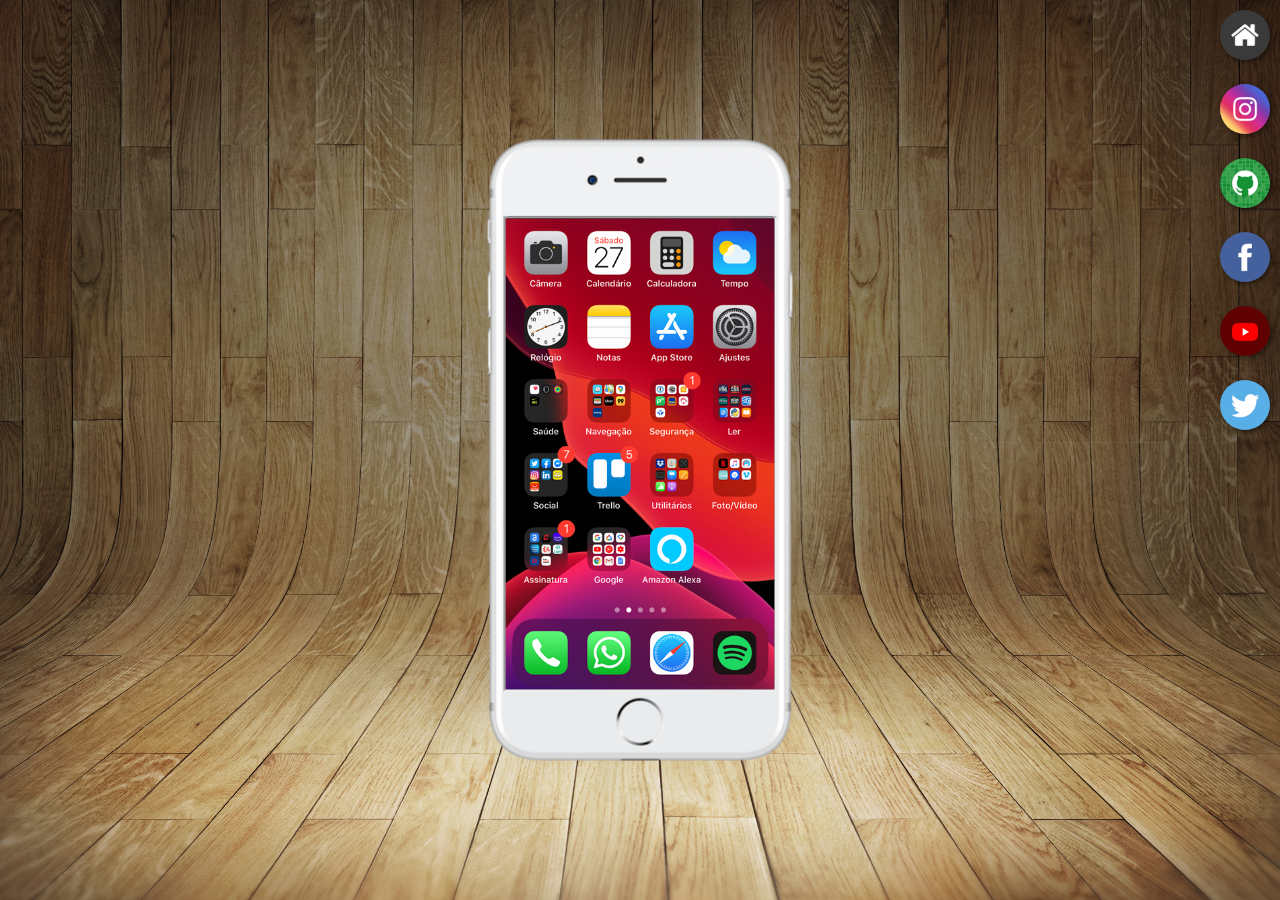
<file: index.html>
<!DOCTYPE html>
<html lang="pt-br">
<head>
    <meta charset="UTF-8">
    <meta name="viewport" content="width=device-width, initial-scale=1.0">
    <link rel="shortcut icon" href="favicon.ico" type="image/x-icon">

    <title>Projeto redes sociais</title>
  <link rel="stylesheet" href="estilo/style.css">
</head>
<body>


 <main>
    <section id="telefone">
      <iframe src="home.html"  name="tela" id="tela"></iframe>


    </section>
    <section id="redes-sociais">
      <a href="home.html" target="tela"><img src="imagens/logo-home.jpg" alt="Home"></a><br>
      <a href="instagram.html" target="tela"><img src="imagens/logo-instagram.jpg" alt="instagram"></a><br>
      <a href="github.html" target="tela"><img src="imagens/logo-github.jpg" alt="github"></a><br>
      <a href="facebook.html" target="tela"><img src="imagens/logo-facebook.jpg" alt="facebook"></a><br>
     <a href="youtube.html" target="tela"><img src="imagens/logo-youtube.jpg" alt="Youtube"></a><br>
   
      <a href="twitter.html" target="tela"><img src="imagens/logo-twitter.jpg" alt="twitter"></a><br>
      

    </section>
 </main>

 
</body>
</html>
</file>
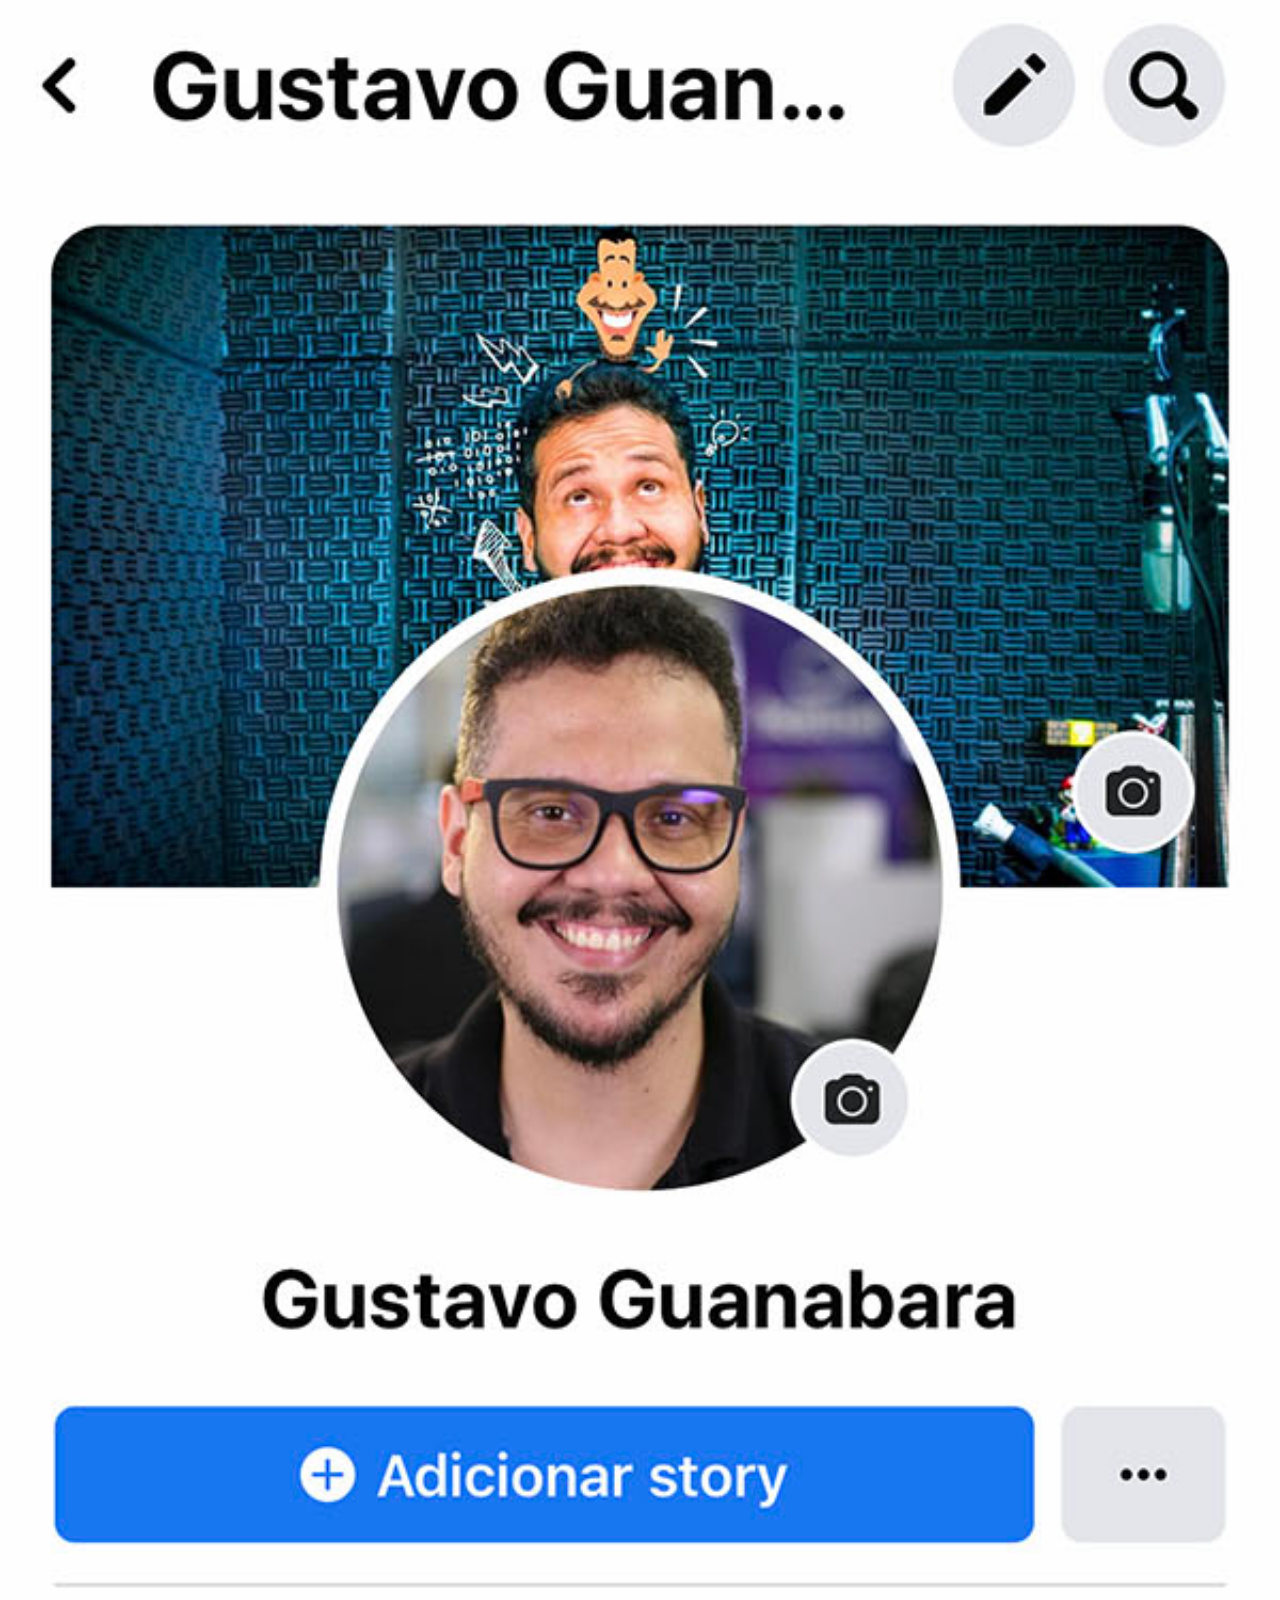
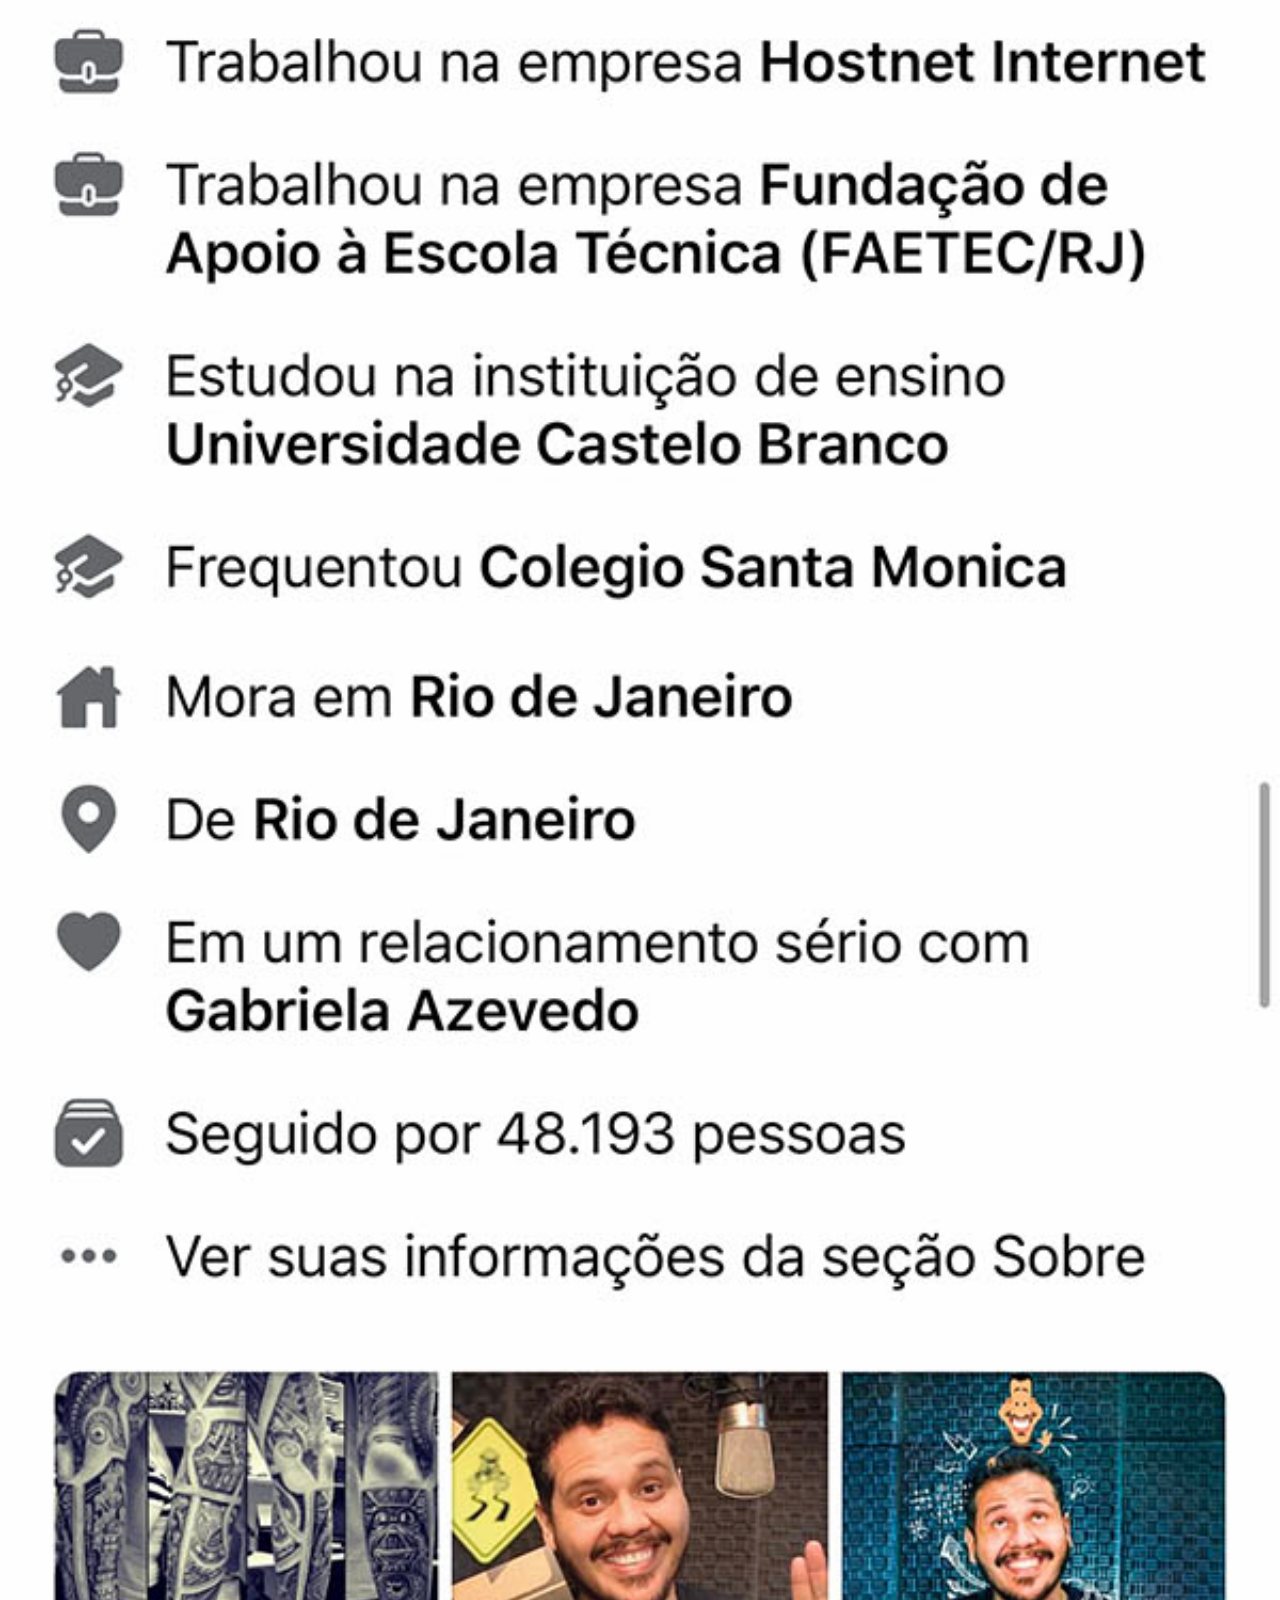
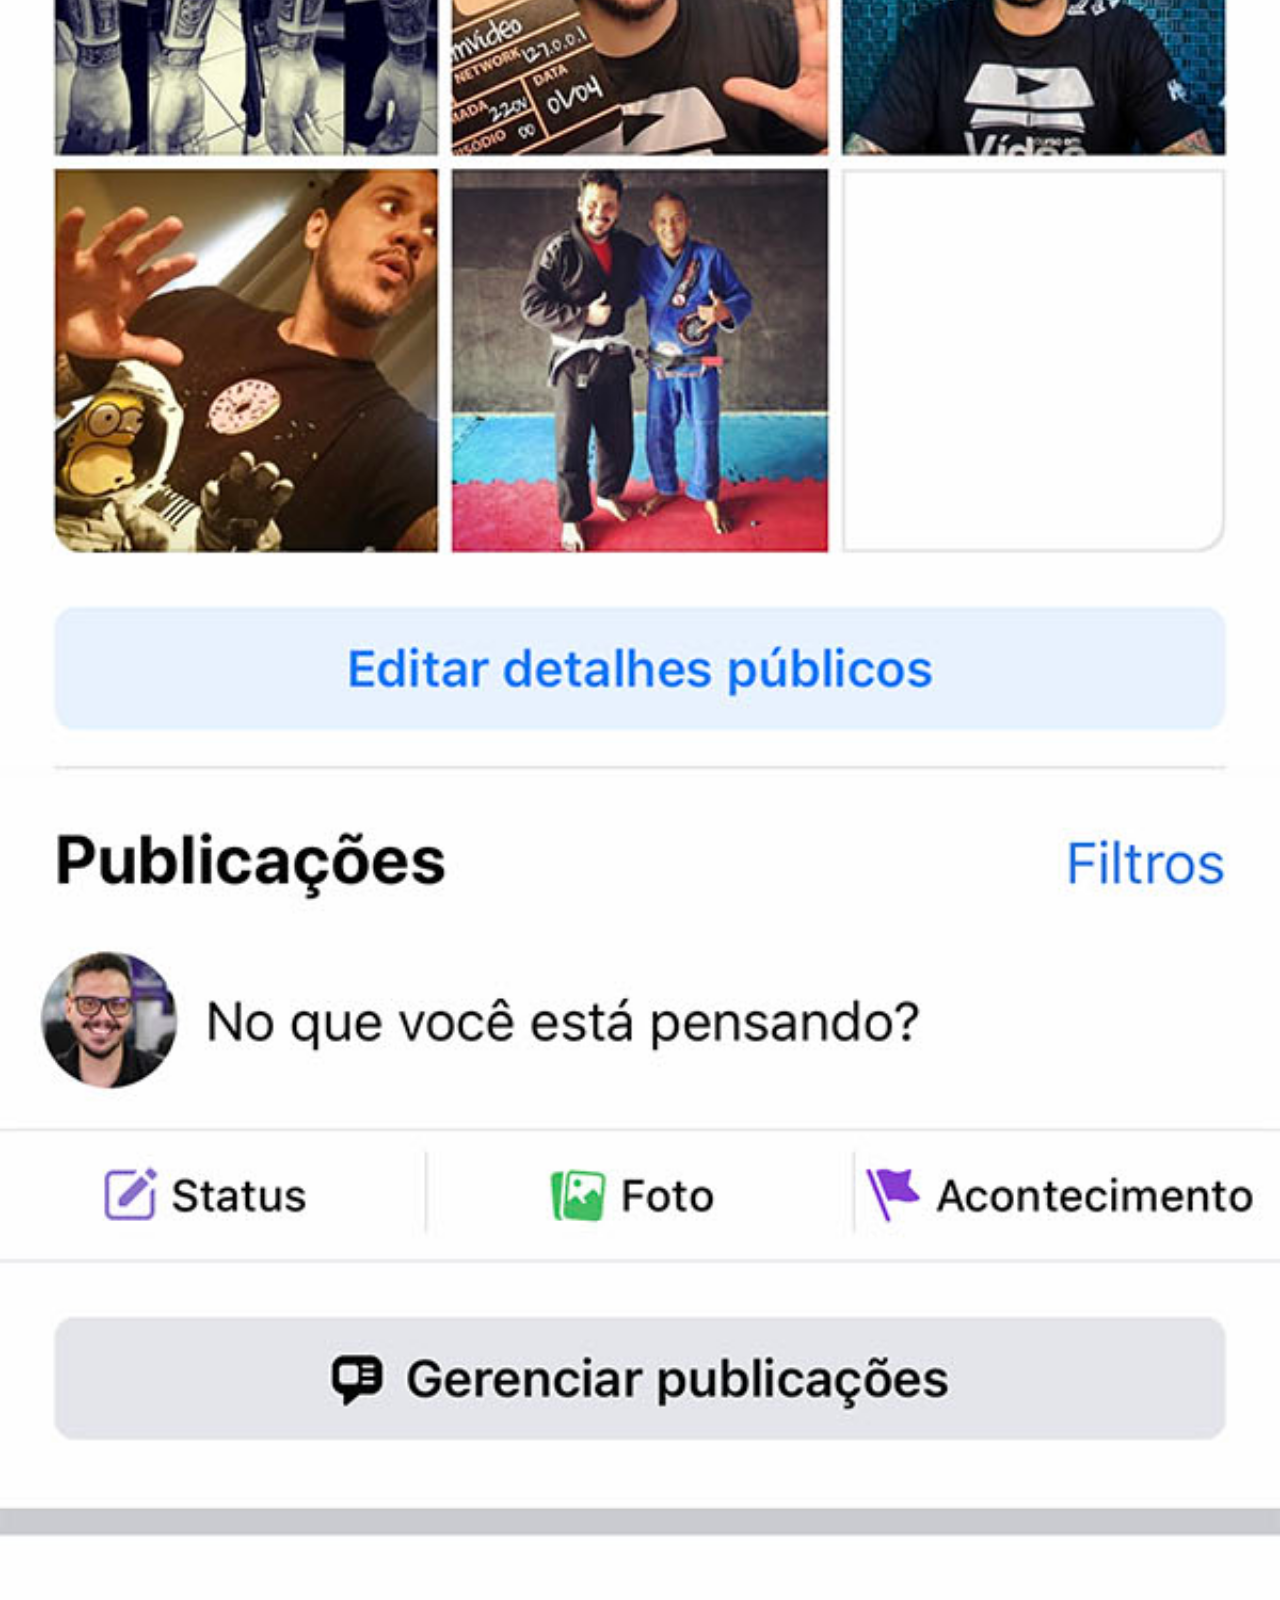
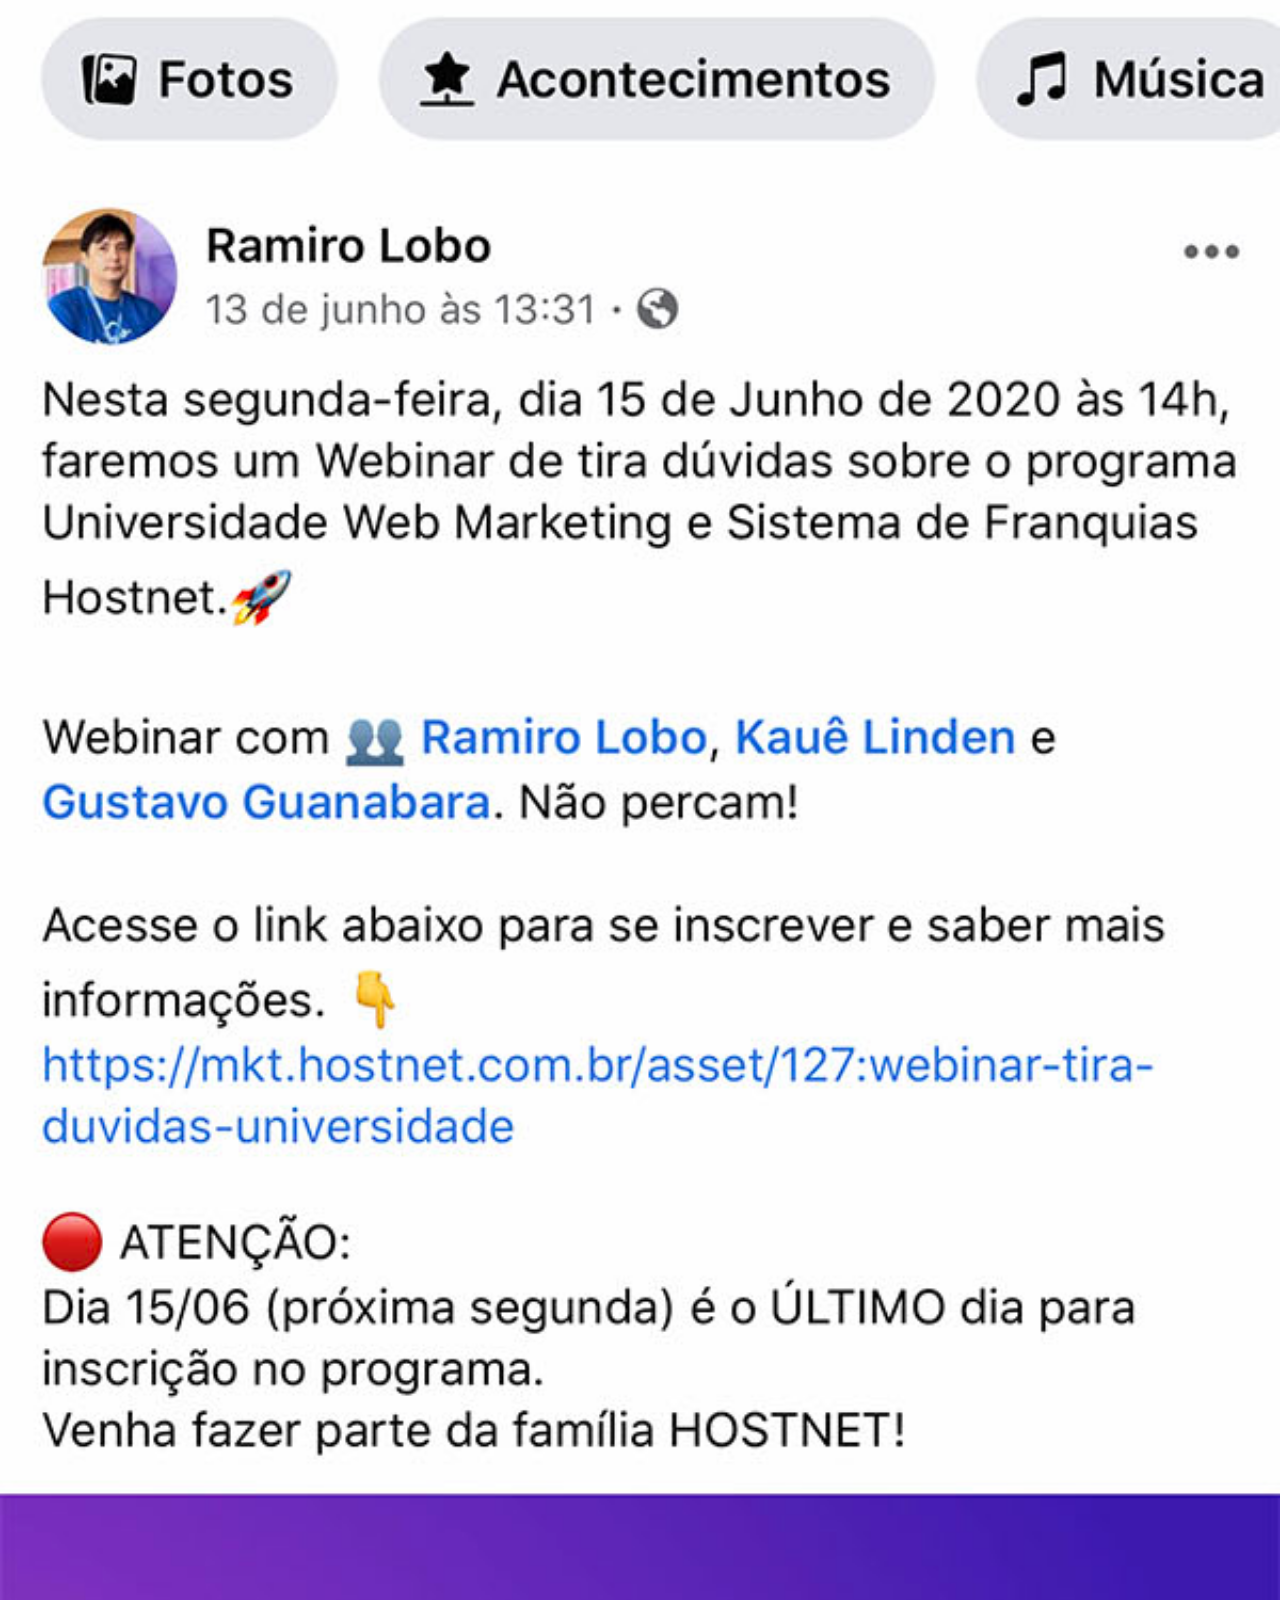
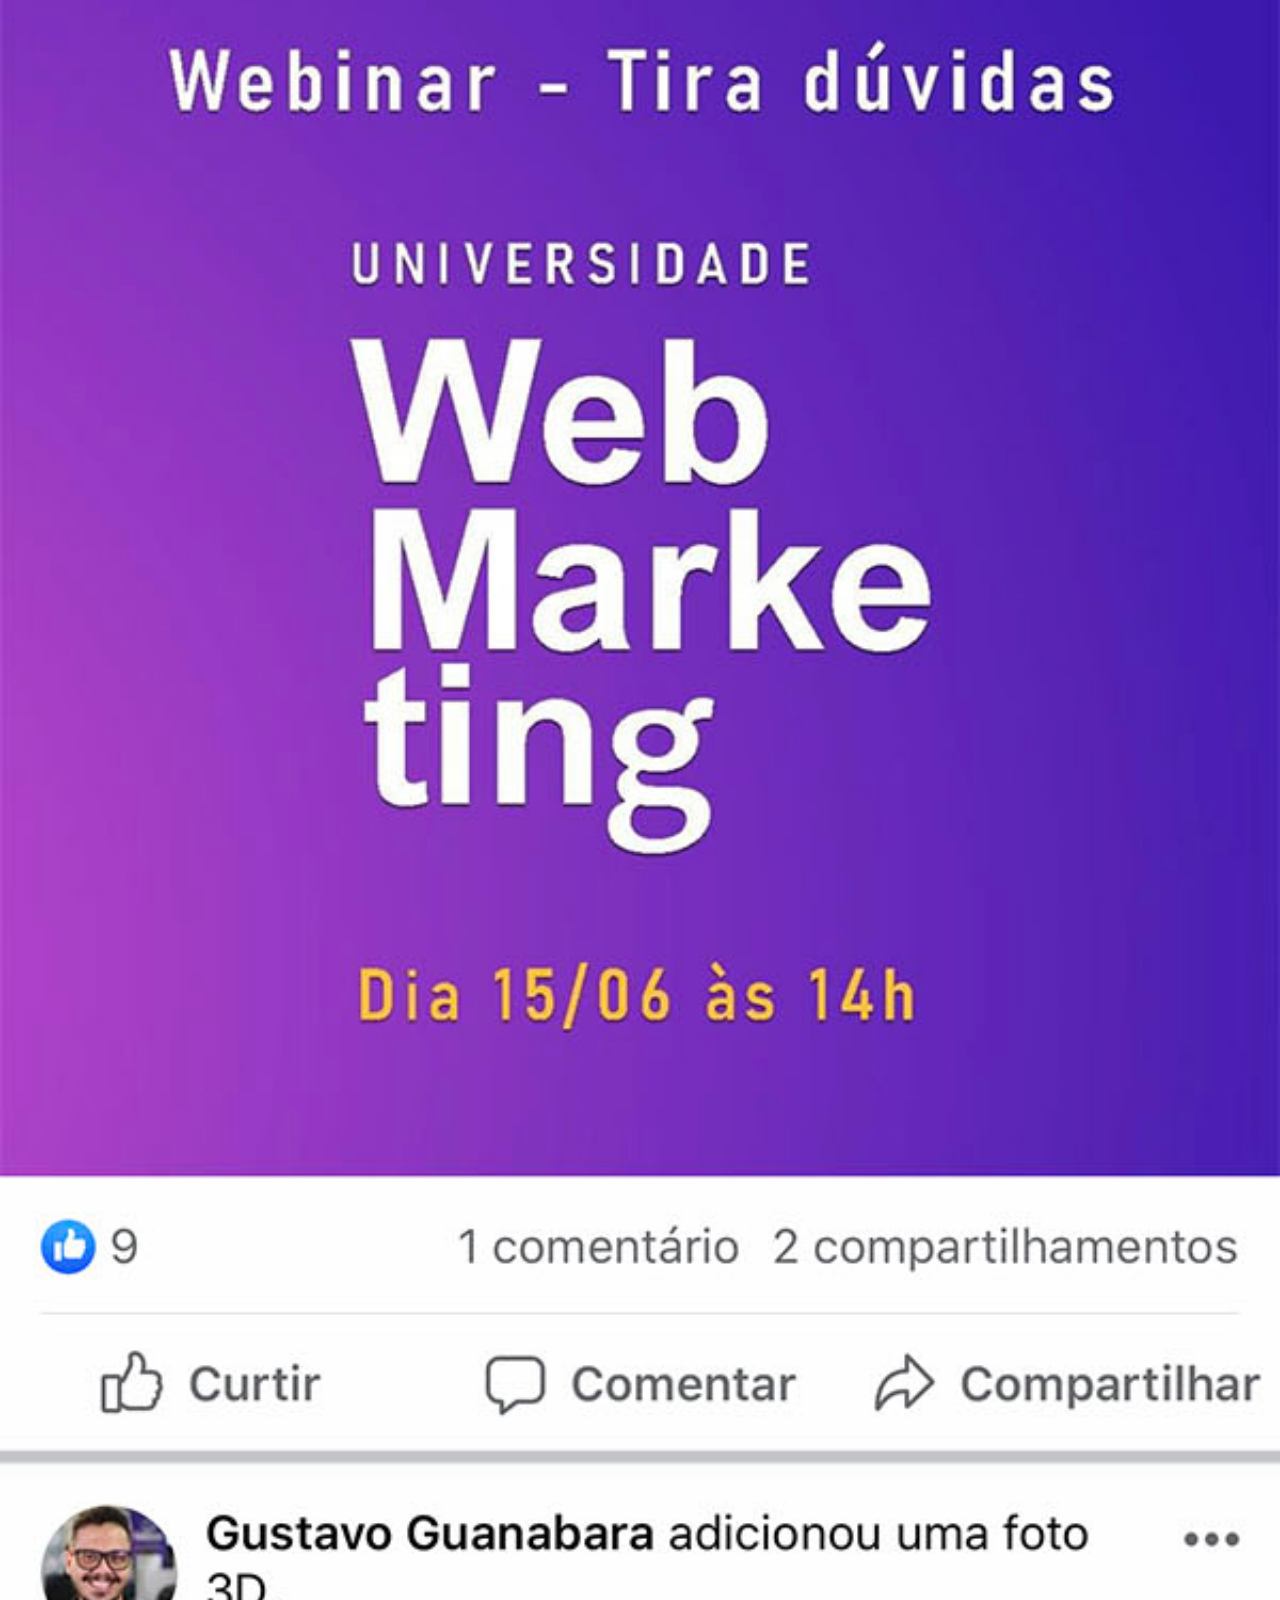
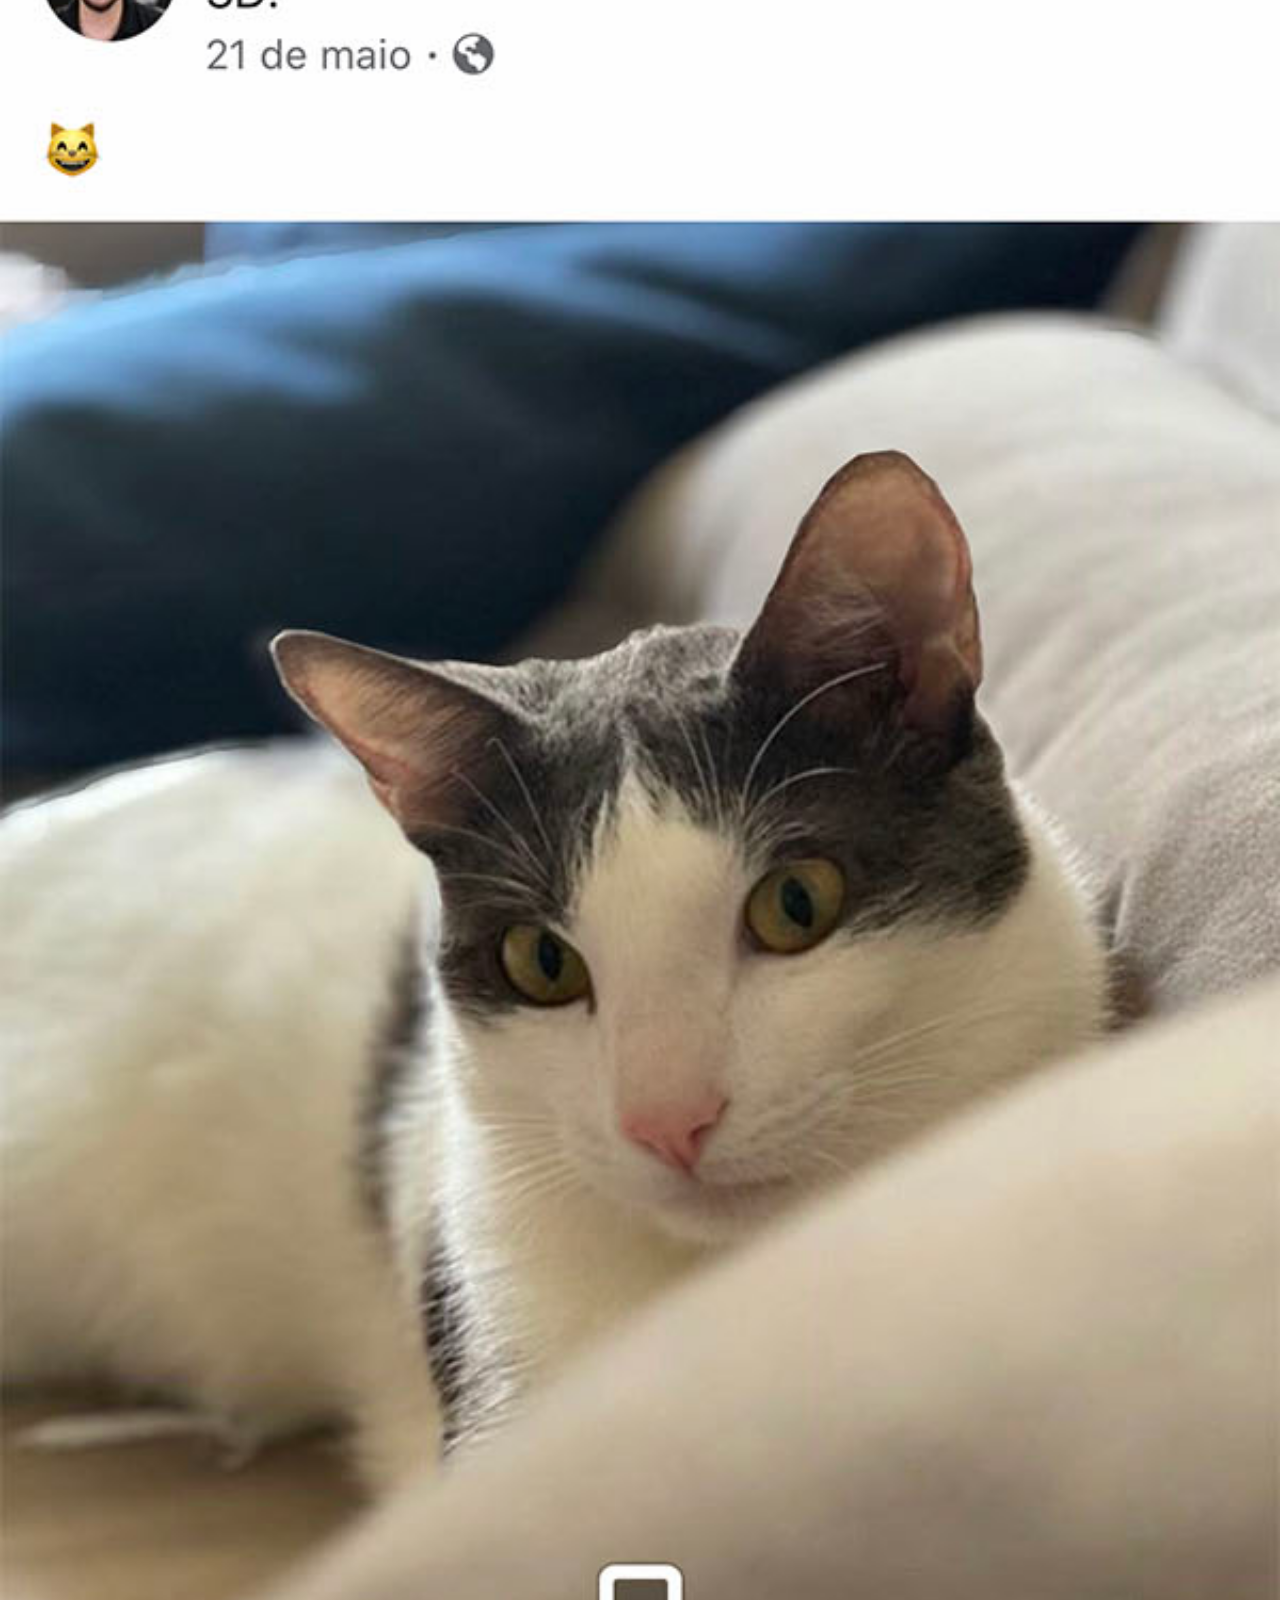
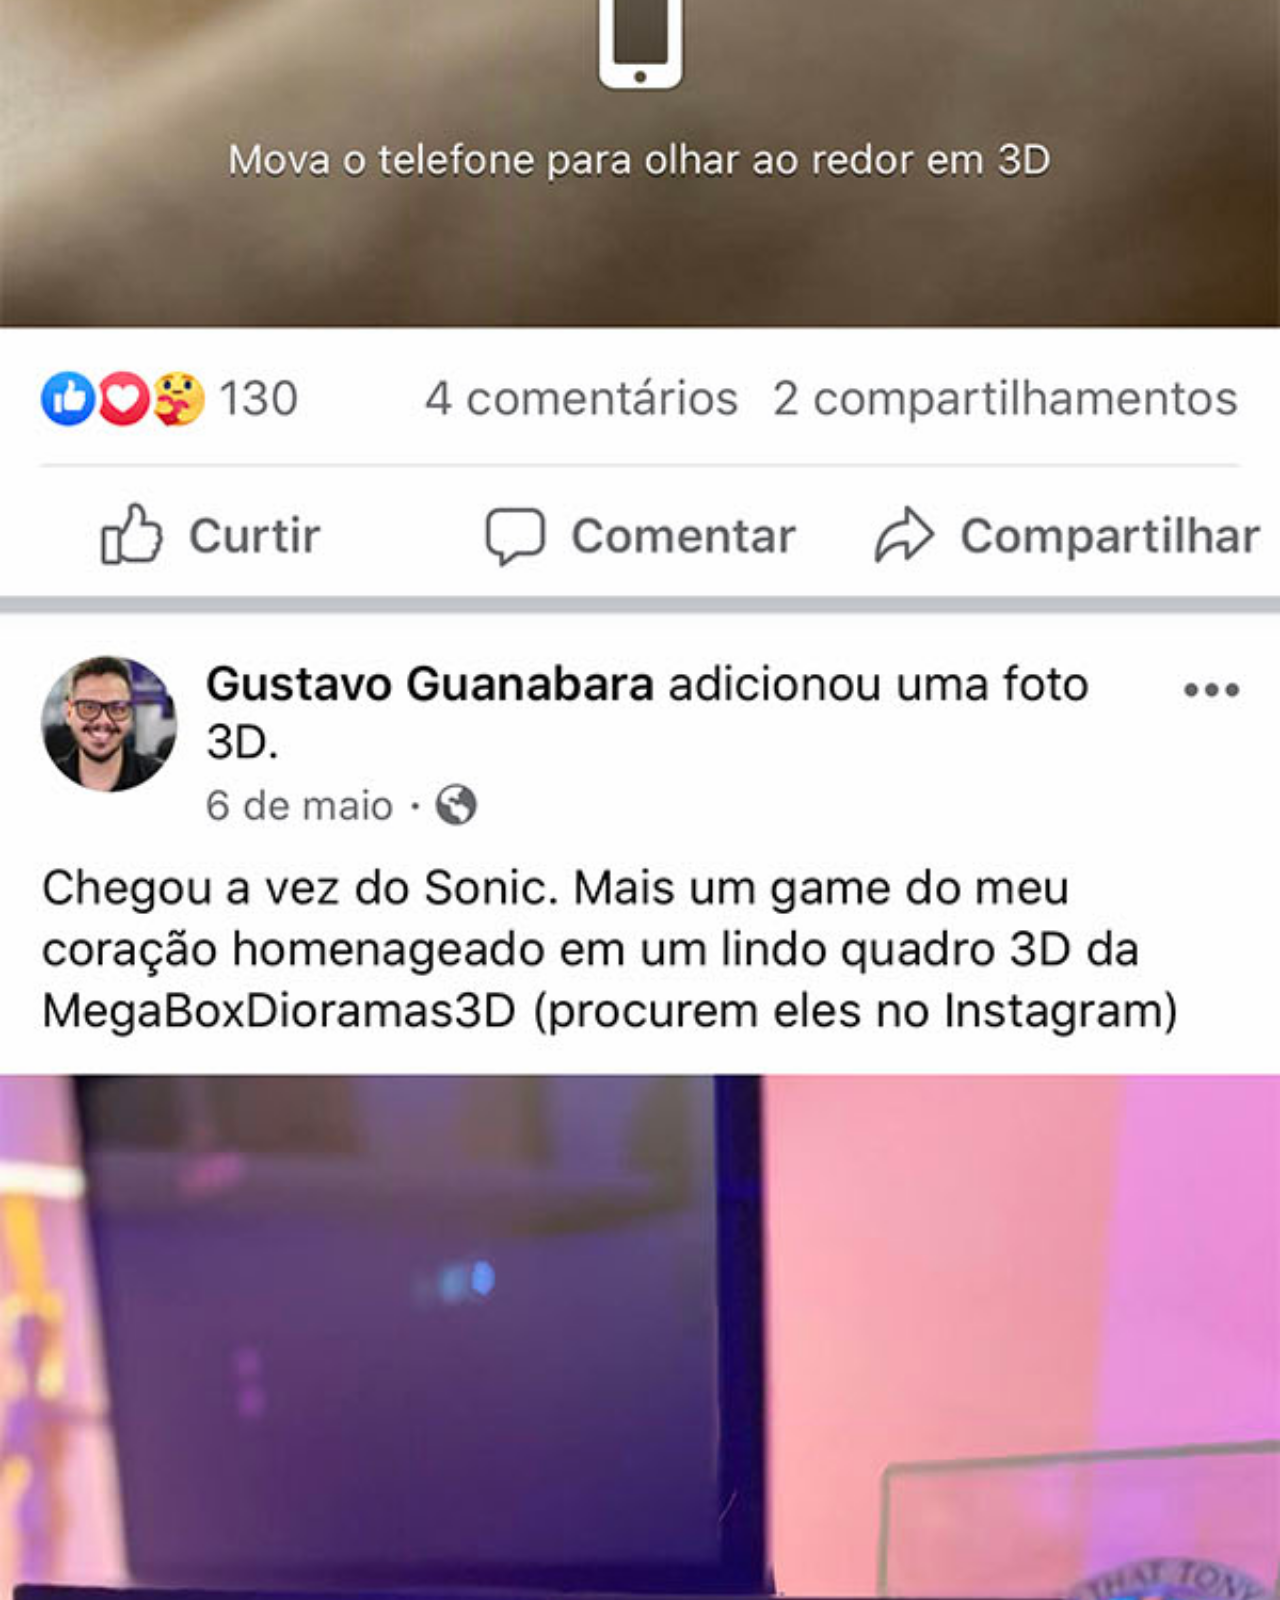
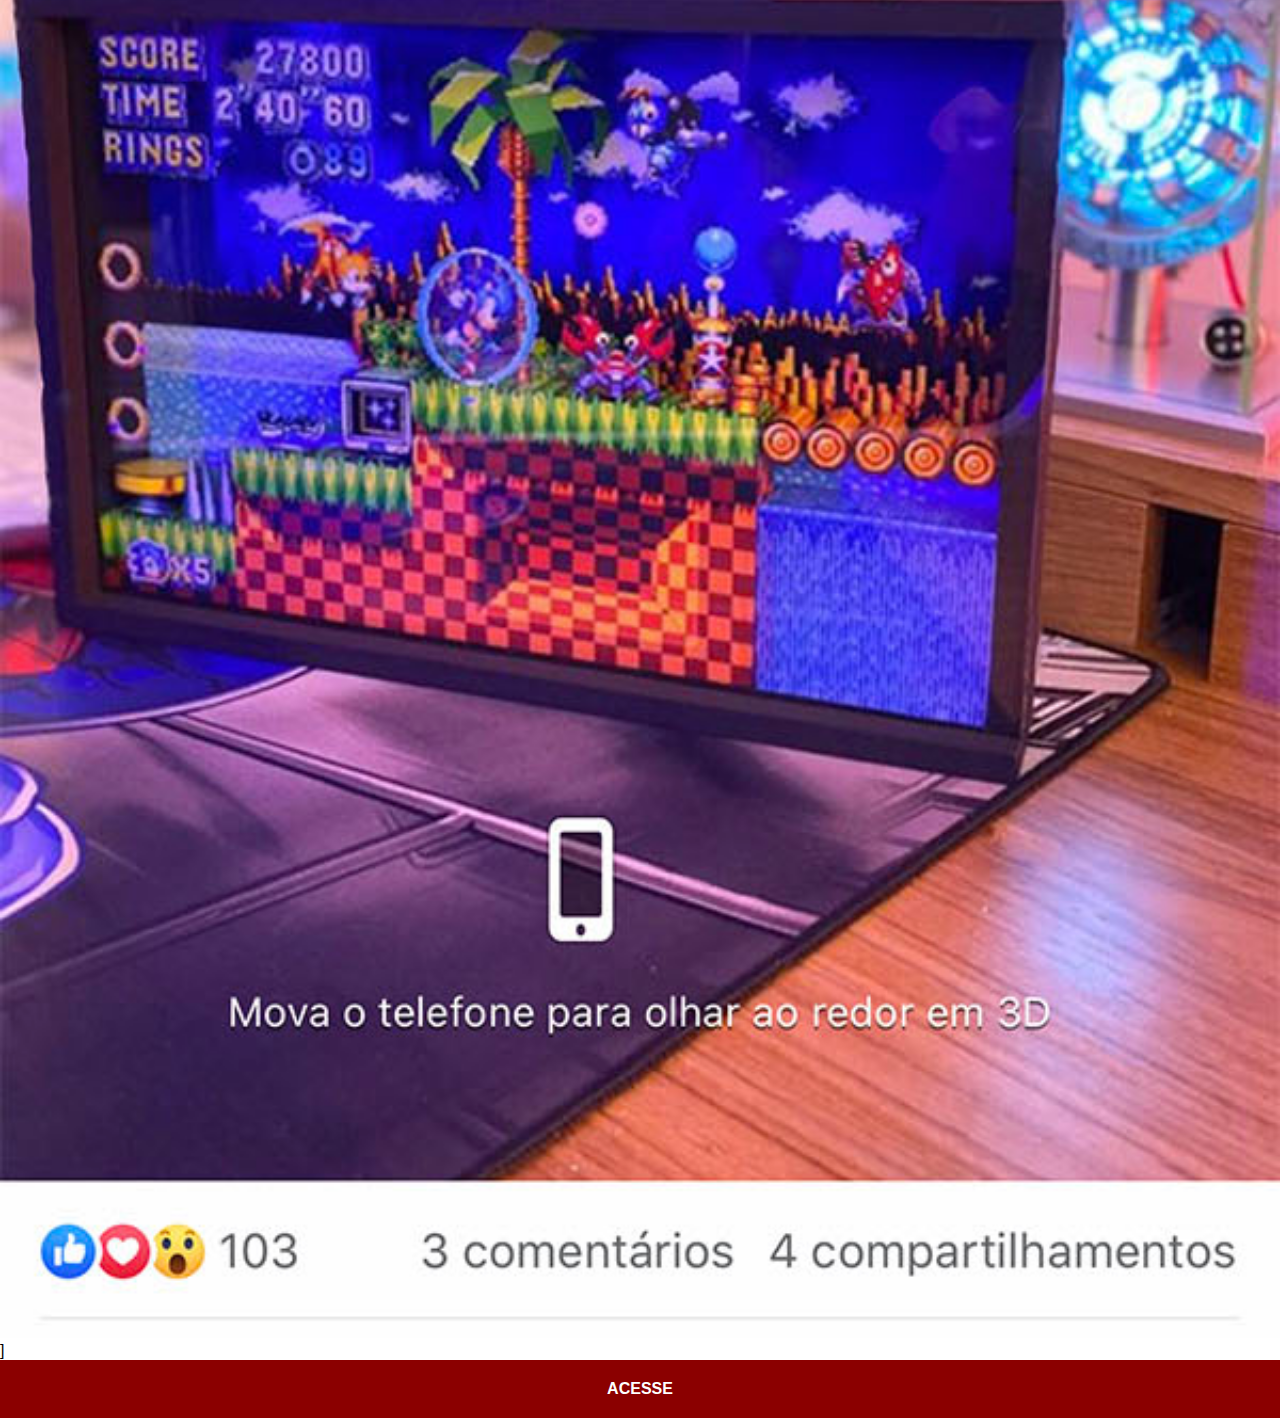
<file: facebook.html>
<!DOCTYPE html>
<html lang="en">
<head>
    <meta charset="UTF-8">
    <meta name="viewport" content="width=device-width, initial-scale=1.0">
    <title>Document</title>
    <link rel="stylesheet" href="estilo/social.css">
</head>
<body>
    <img src="imagens/tela-facebook.jpg" alt="facebook">]
    <a href="https://www.facebook.com/gustavoguanabara/" target="_blank">ACESSE</a>
</body>
</html>
</file>
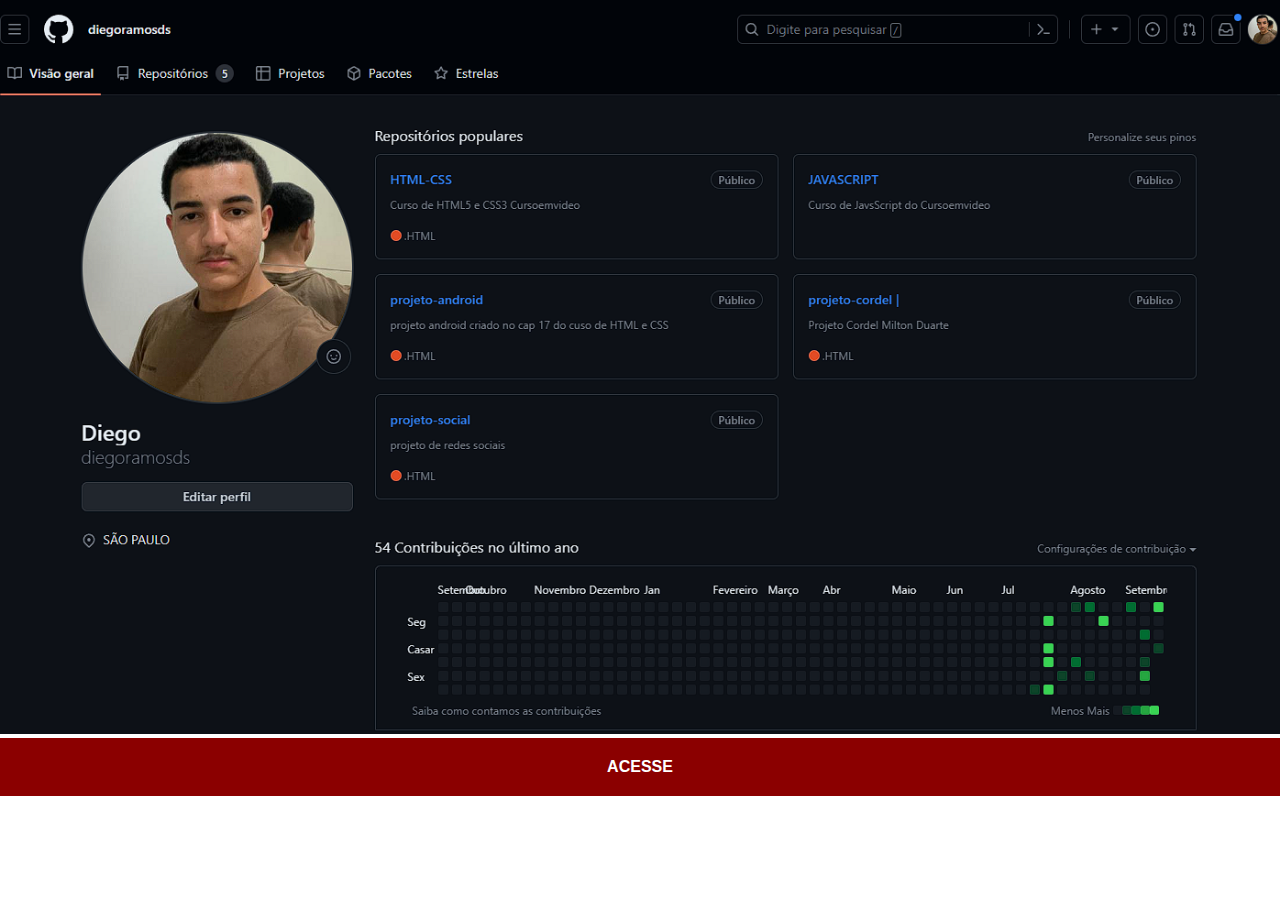
<file: github.html>
<!DOCTYPE html>
<html lang="en">
<head>
    <meta charset="UTF-8">
    <meta name="viewport" content="width=device-width, initial-scale=1.0">
    <title>Document</title>
    <link rel="stylesheet" href="estilo/social.css">
    <style>
       
    </style>
</head>
<body>
    <img src="imagens/tela-github2.png" alt="github">
    <a href="https://github.com/diegoramosds" target="_blank">ACESSE</a>
</body>
</html>
</file>
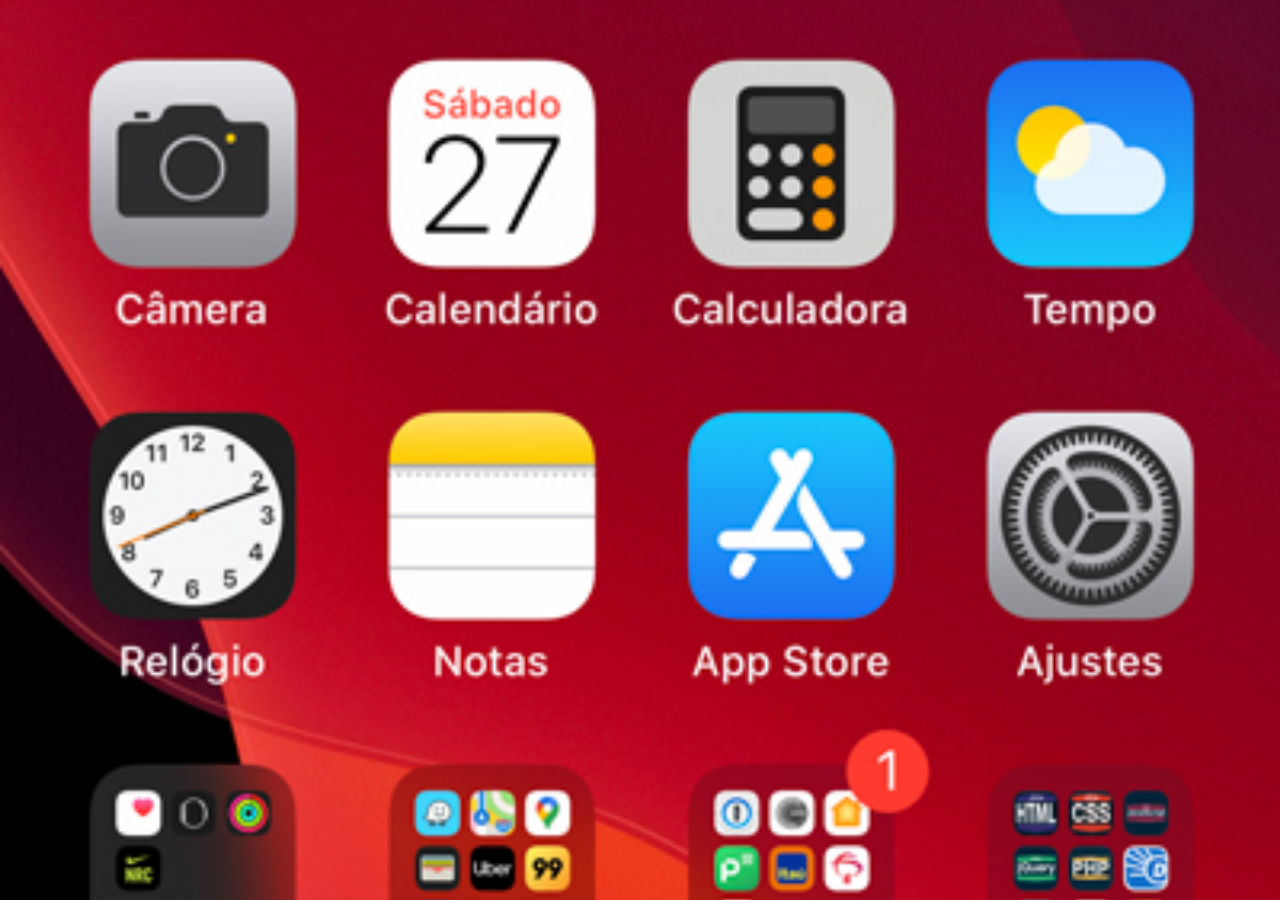
<file: home.html>
<!DOCTYPE html>
<html lang="en">
<head>
    <meta charset="UTF-8">
    <meta name="viewport" content="width=device-width, initial-scale=1.0">
    <title>Document</title>
    <style>
        *{
            margin: 0px;
            padding: 0px;
        }

        body{
            width: 100vw;
            height: 100vh;
            background: black url('imagens/tela-home.jpg') no-repeat top center;
            background-size: cover;
        }
    </style>
</head>
<body>
    
</body>
</html>
</file>
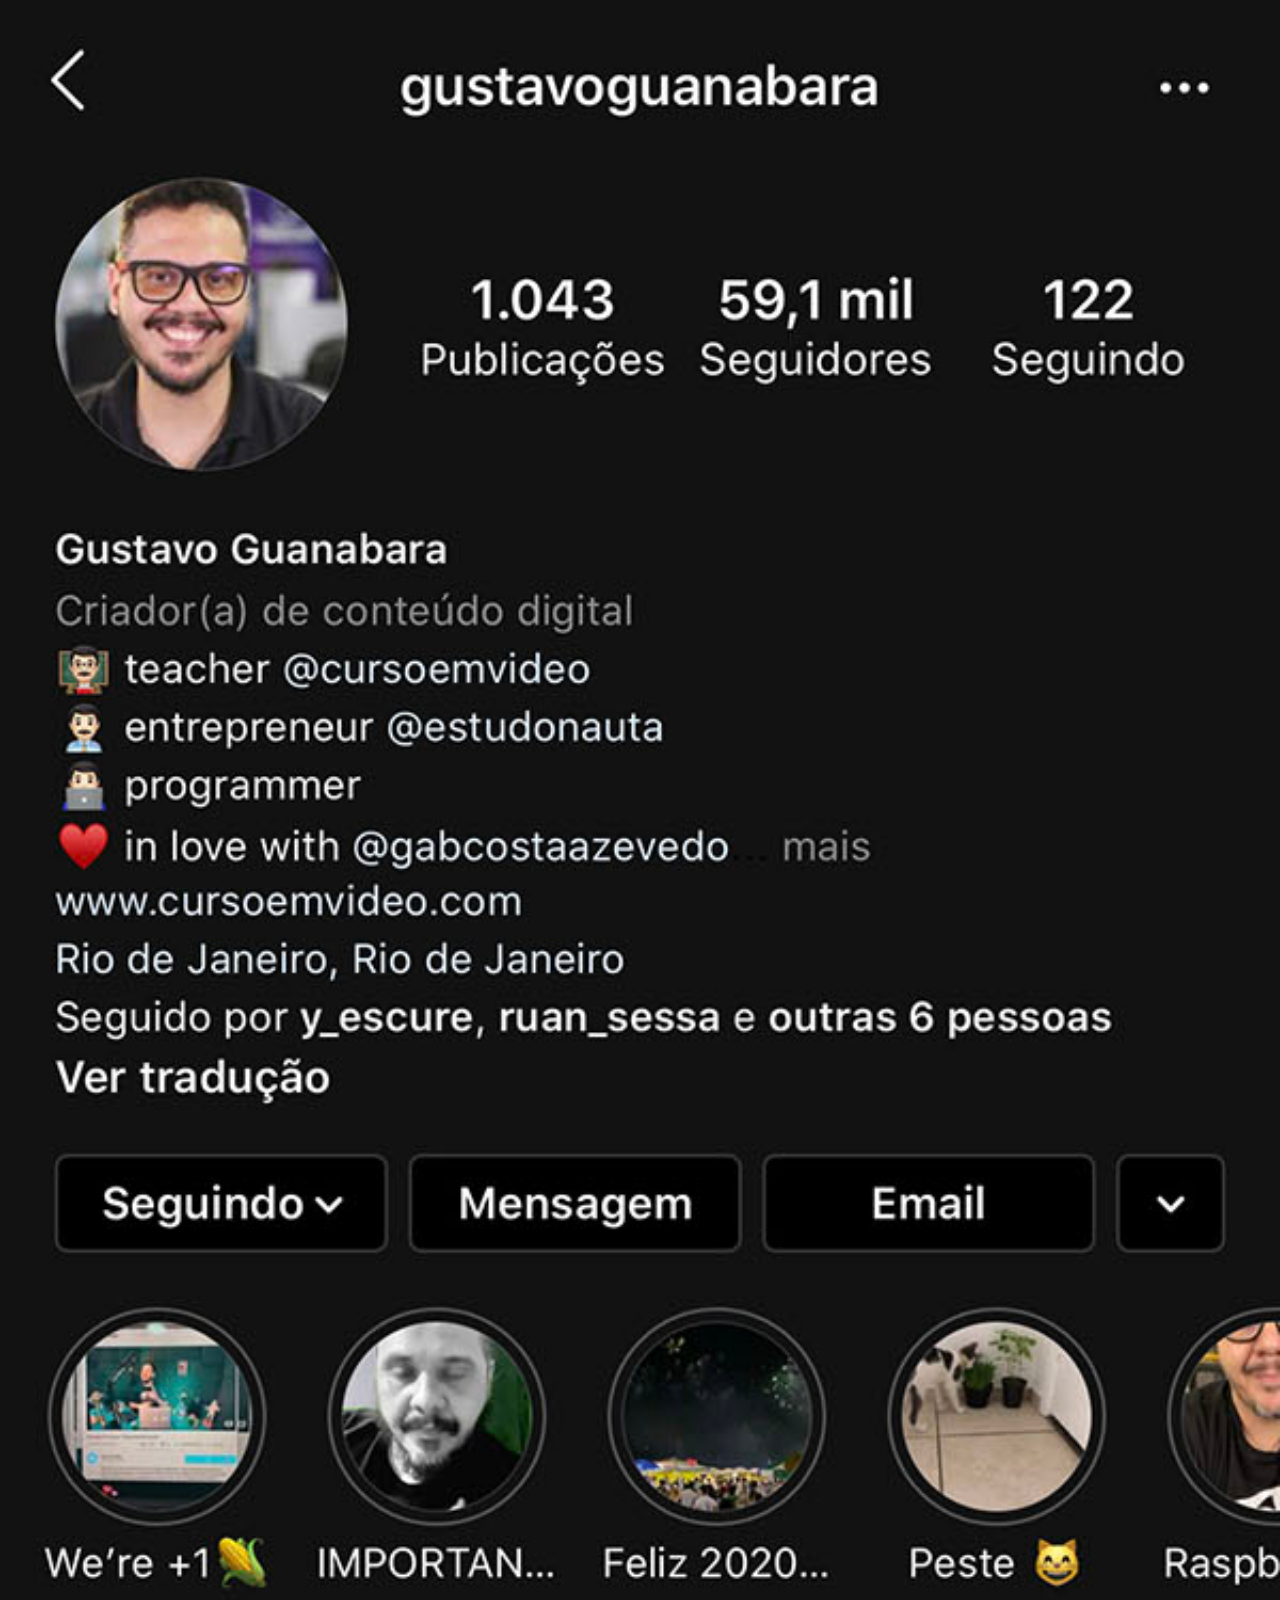
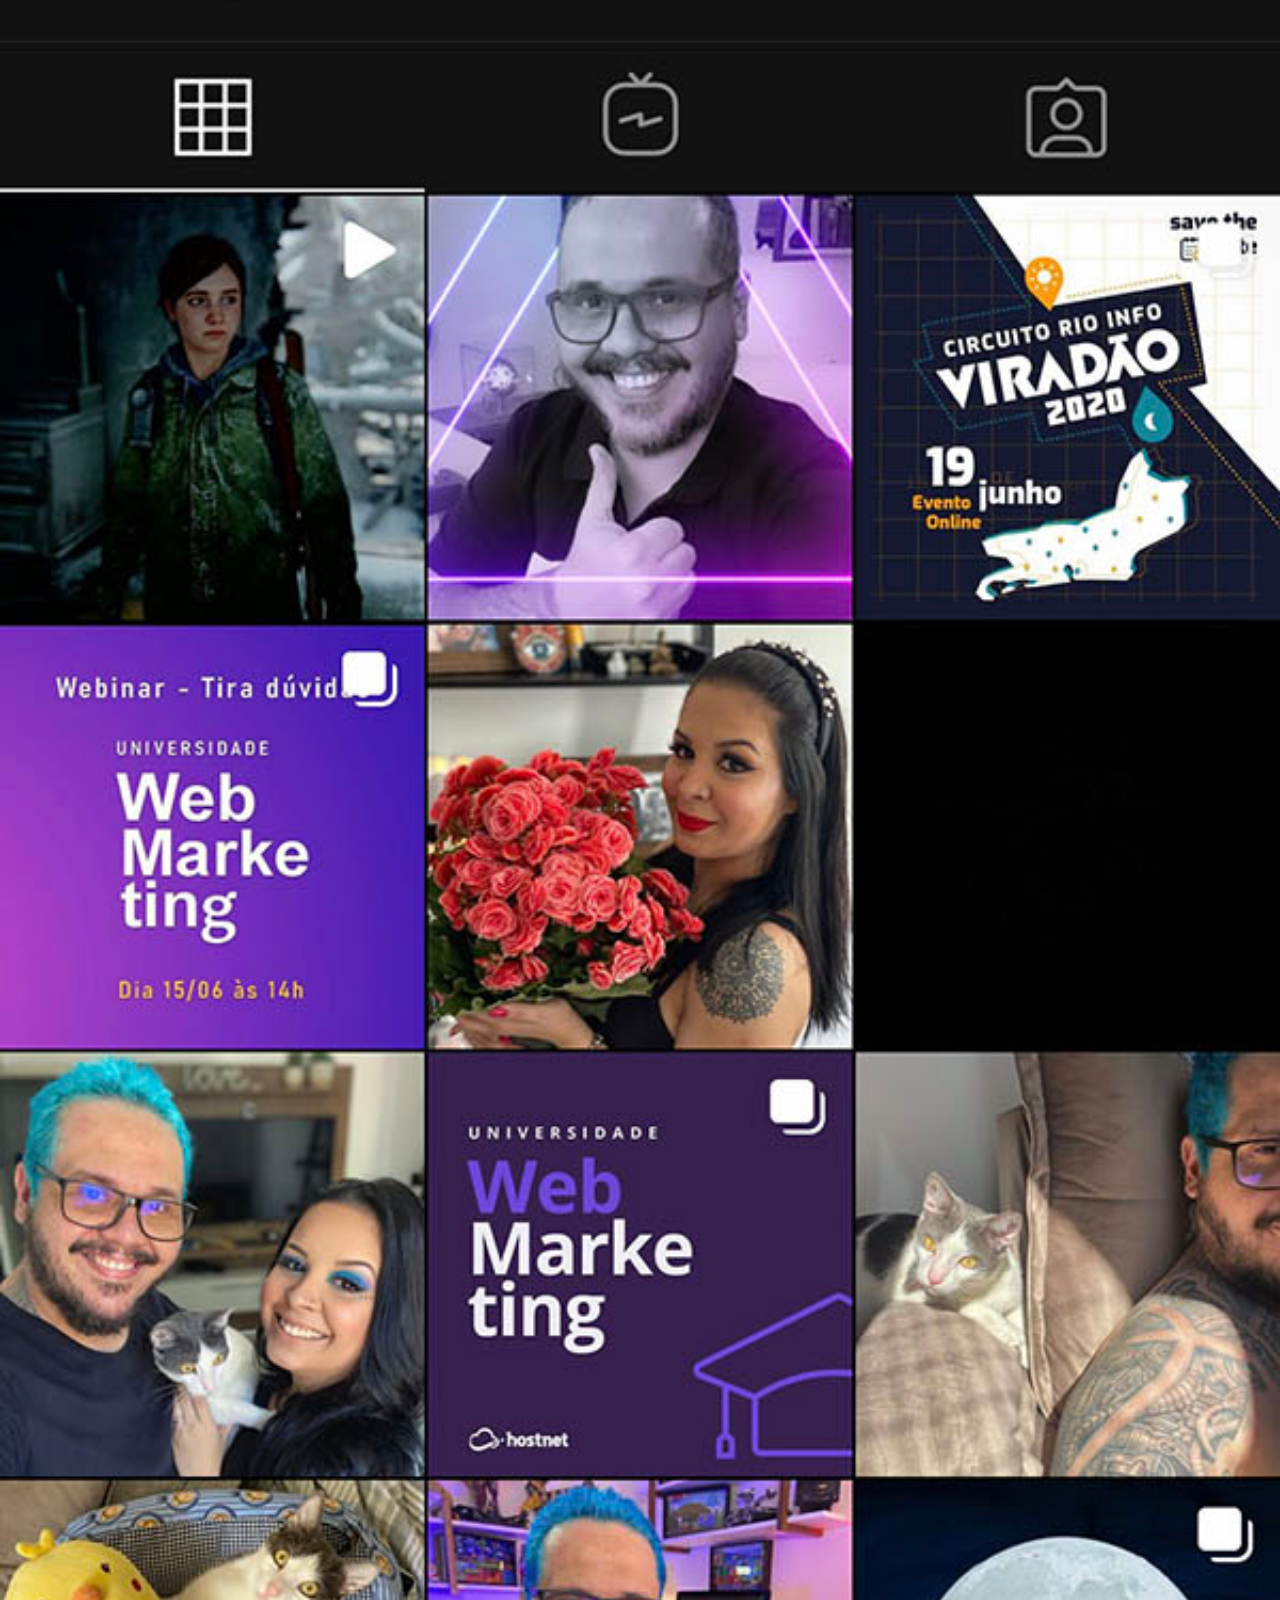
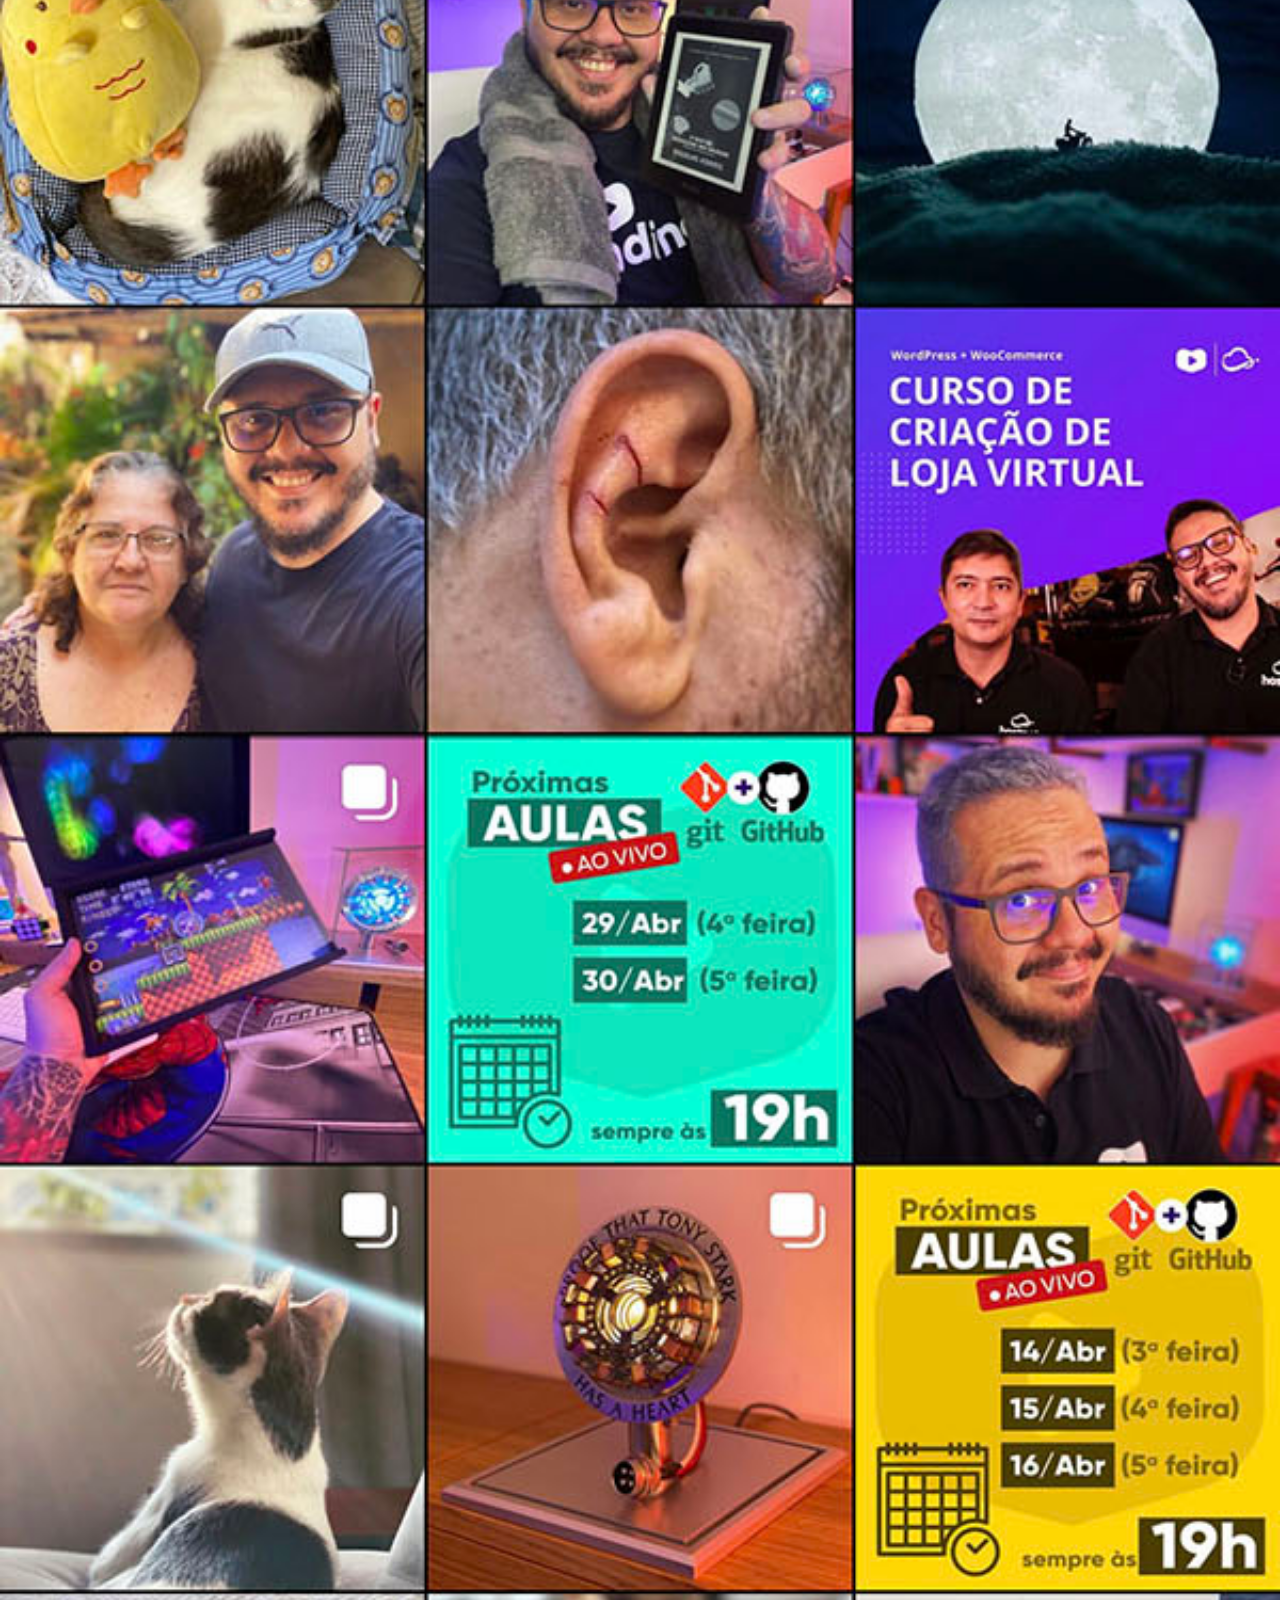
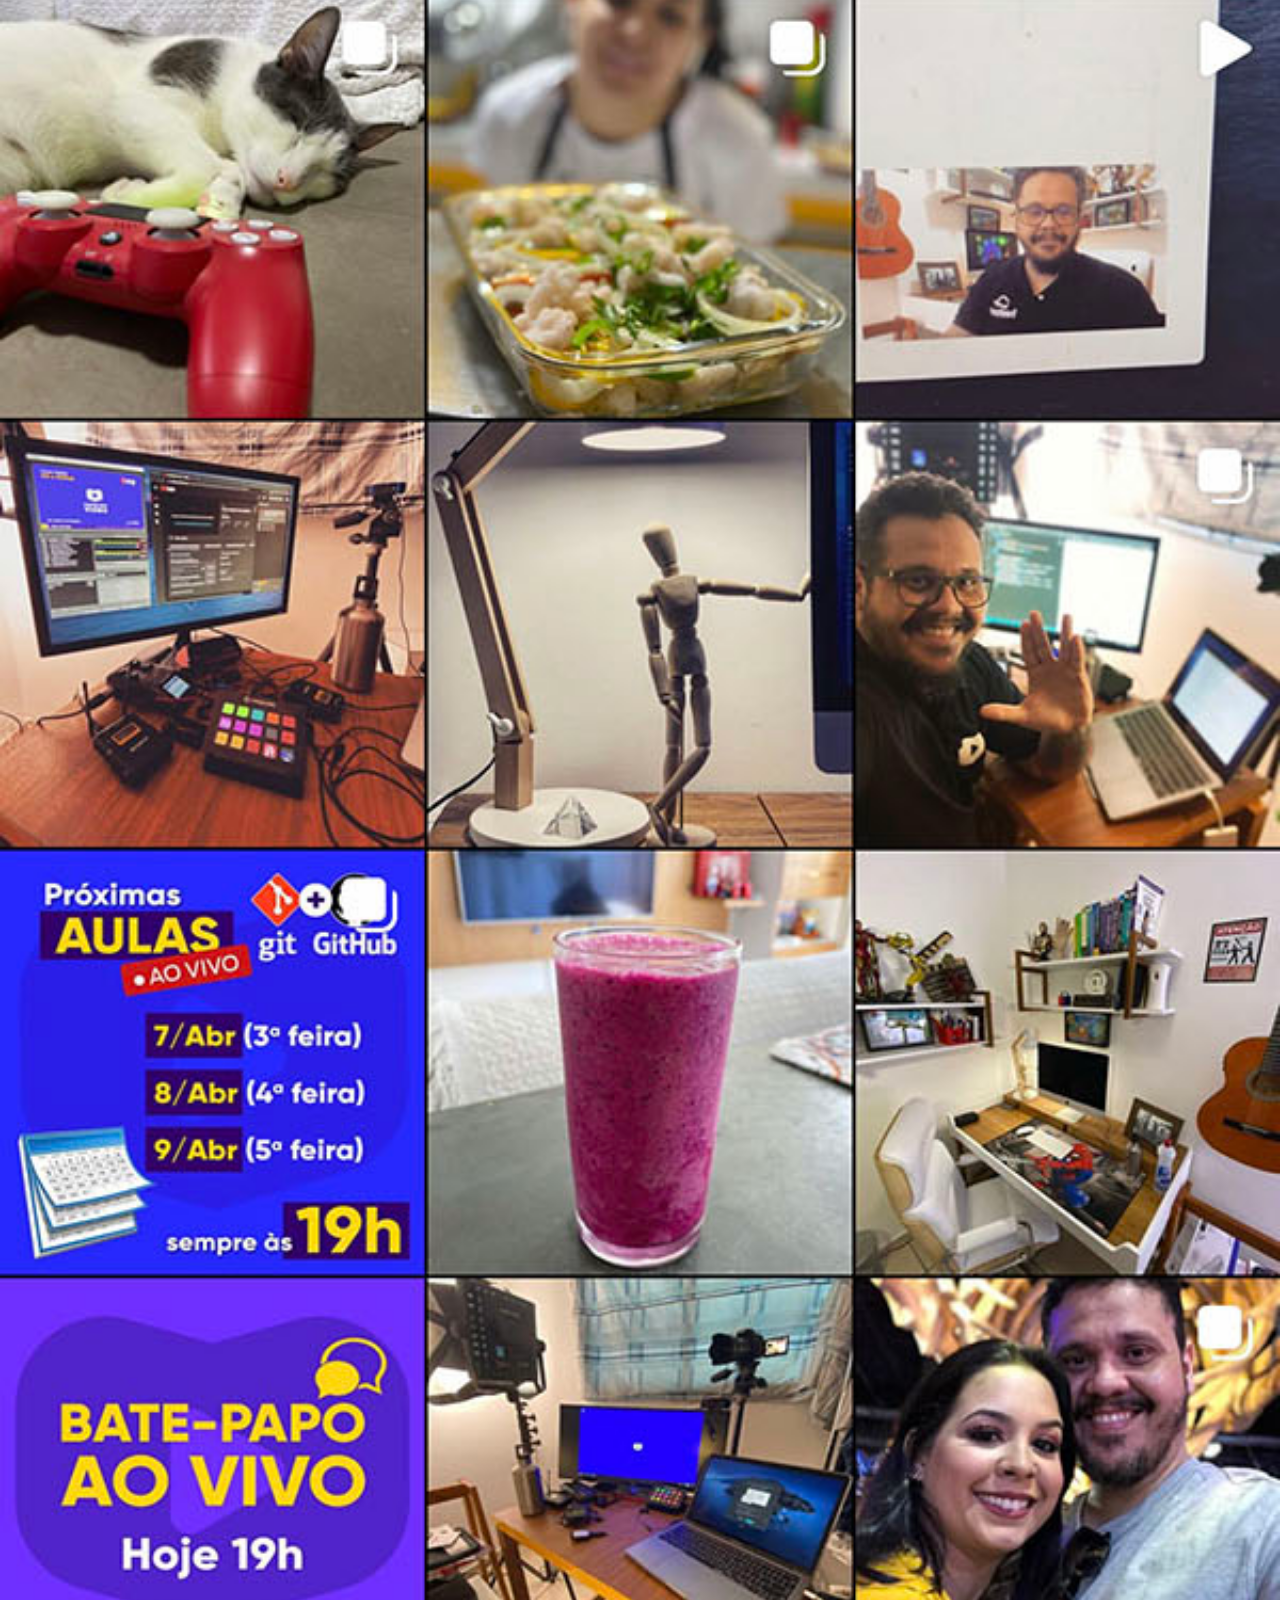
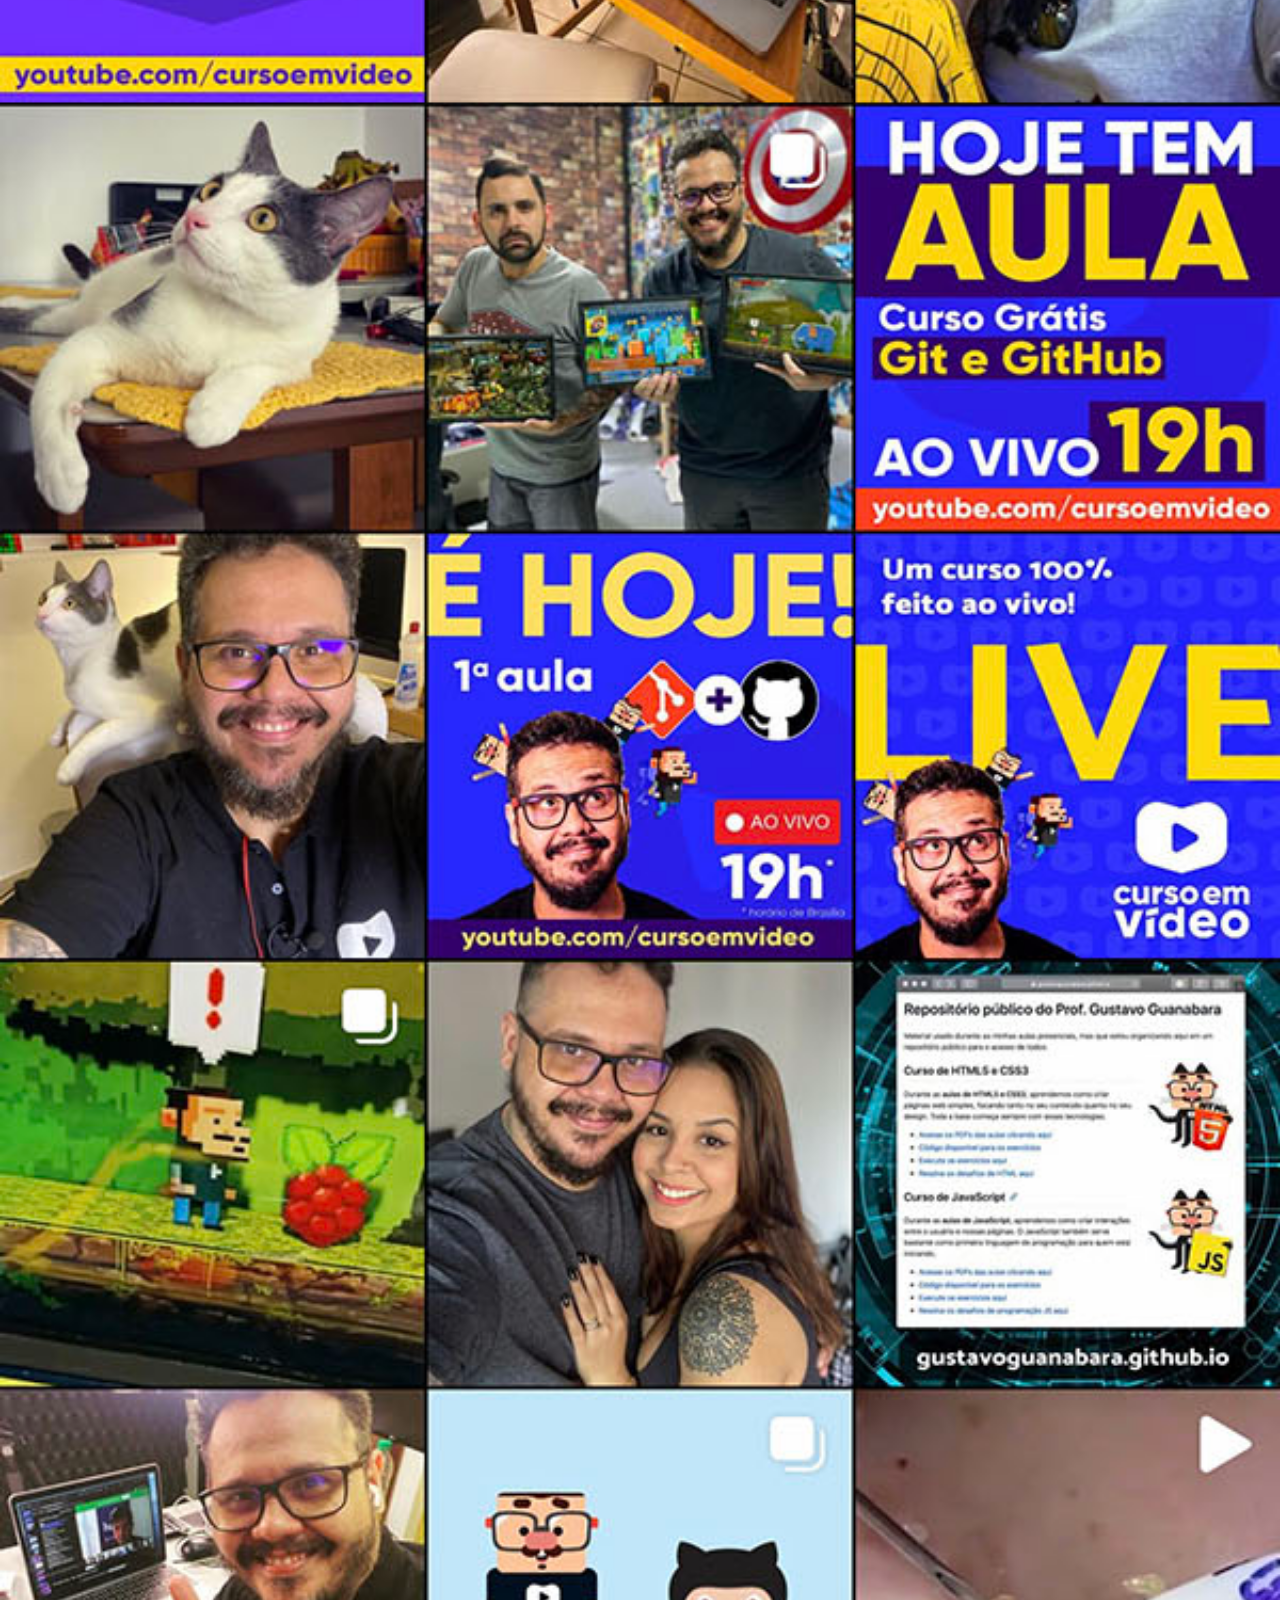
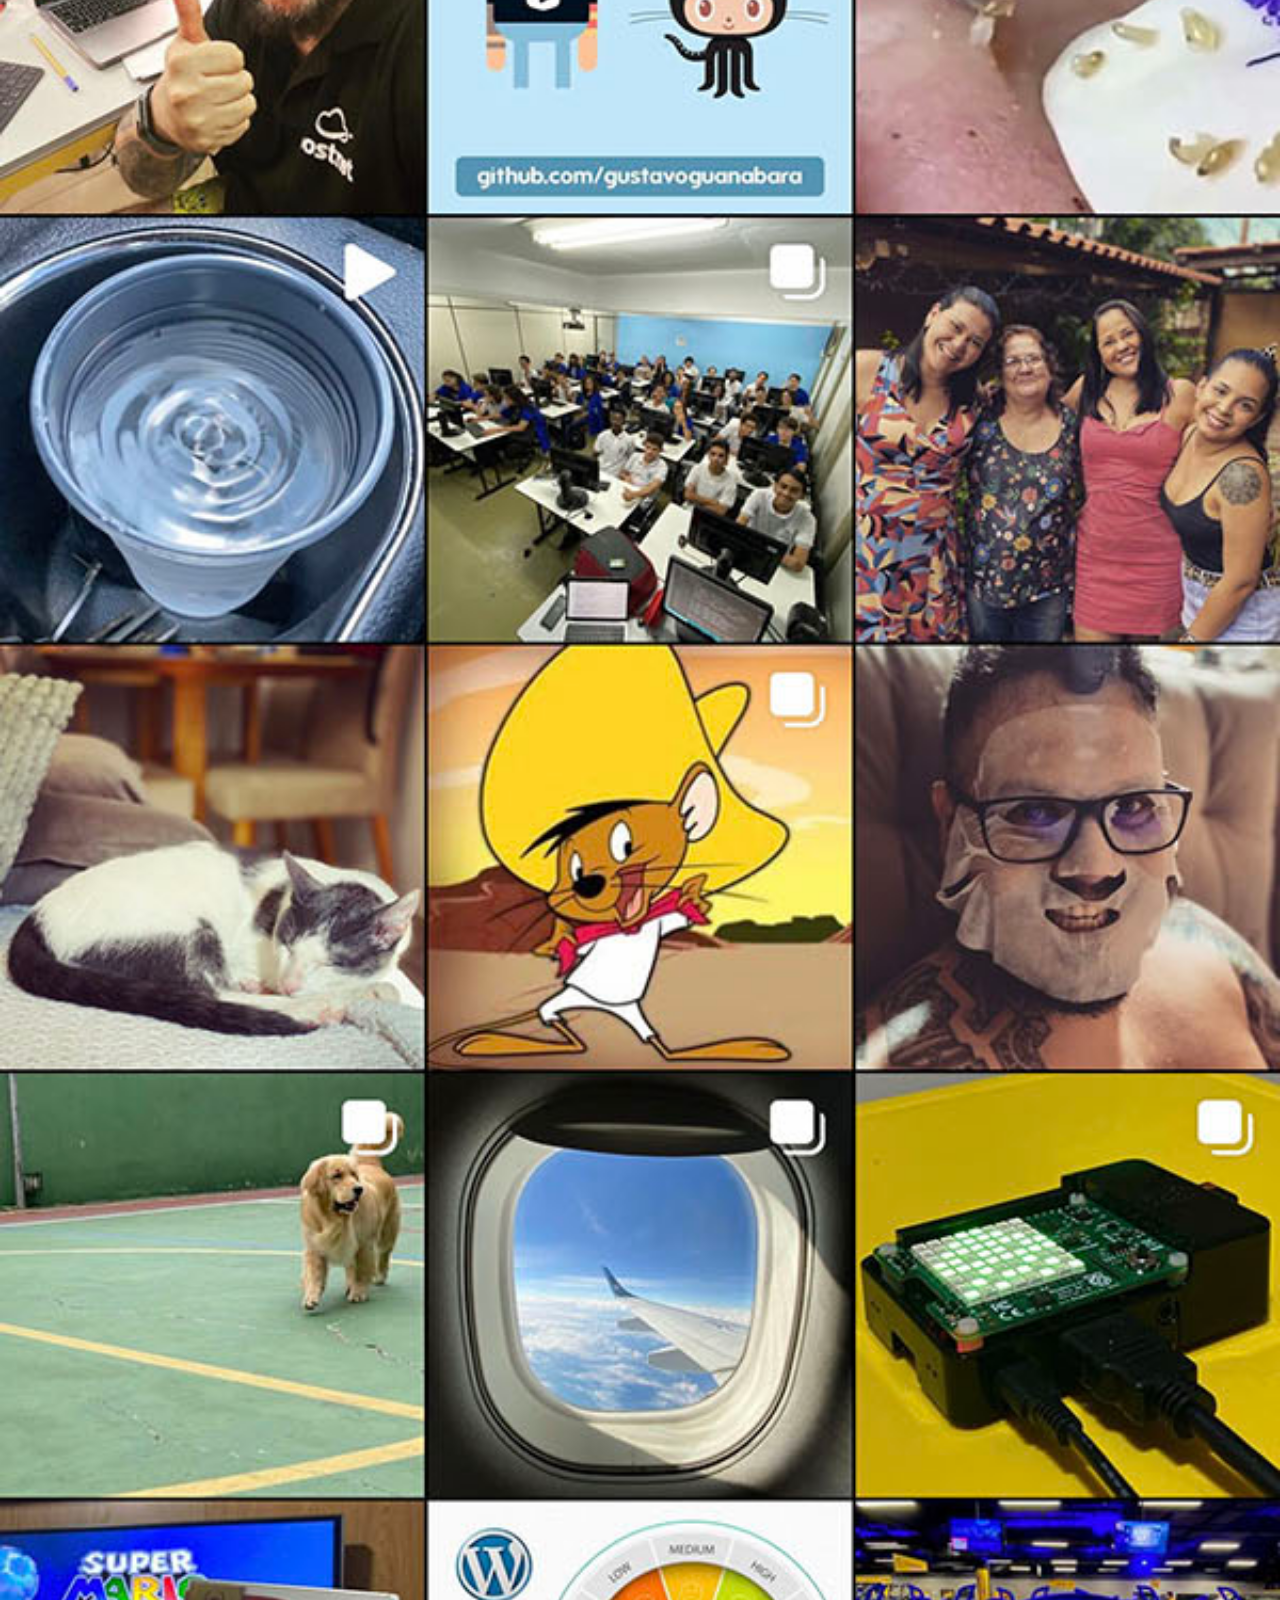
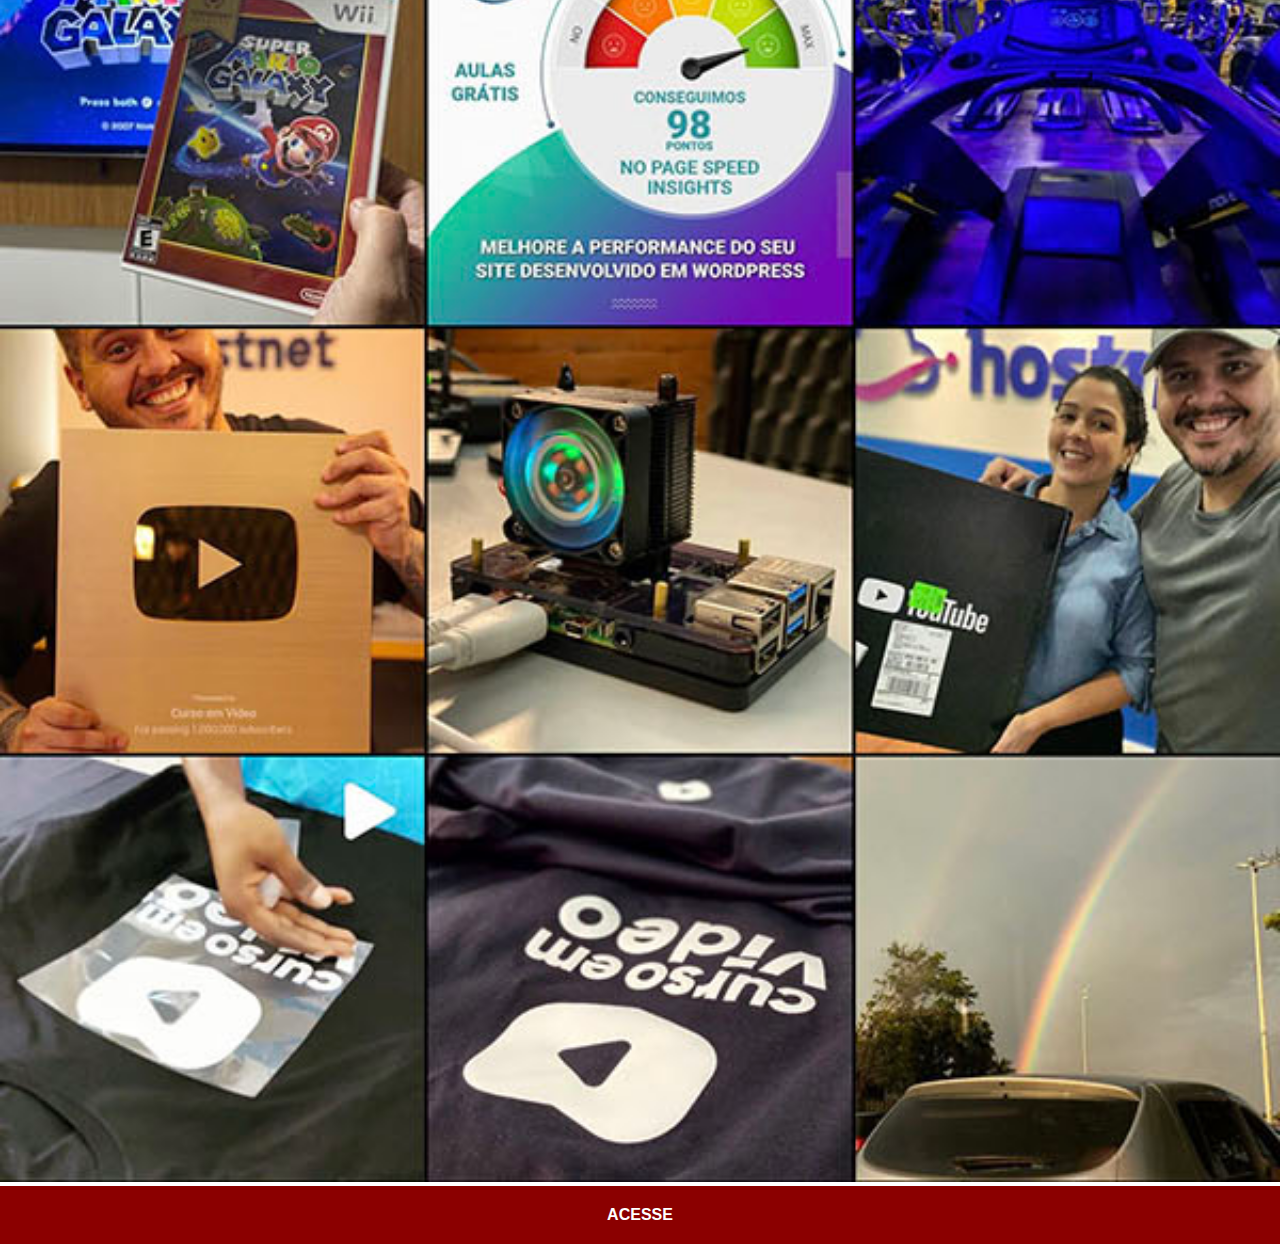
<file: instagram.html>
<!DOCTYPE html>
<html lang="en">
<head>
    <meta charset="UTF-8">
    <meta name="viewport" content="width=device-width, initial-scale=1.0">
    <title>Document</title>
    <link rel="stylesheet" href="estilo/social.css">
</head>
<body>
    <img src="imagens/tela-instagram.jpg" alt="instagram">
    <a href="https://www.instagram.com/gustavoguanabara/" target="_blank">ACESSE </a>
</body>
</html>
</file>
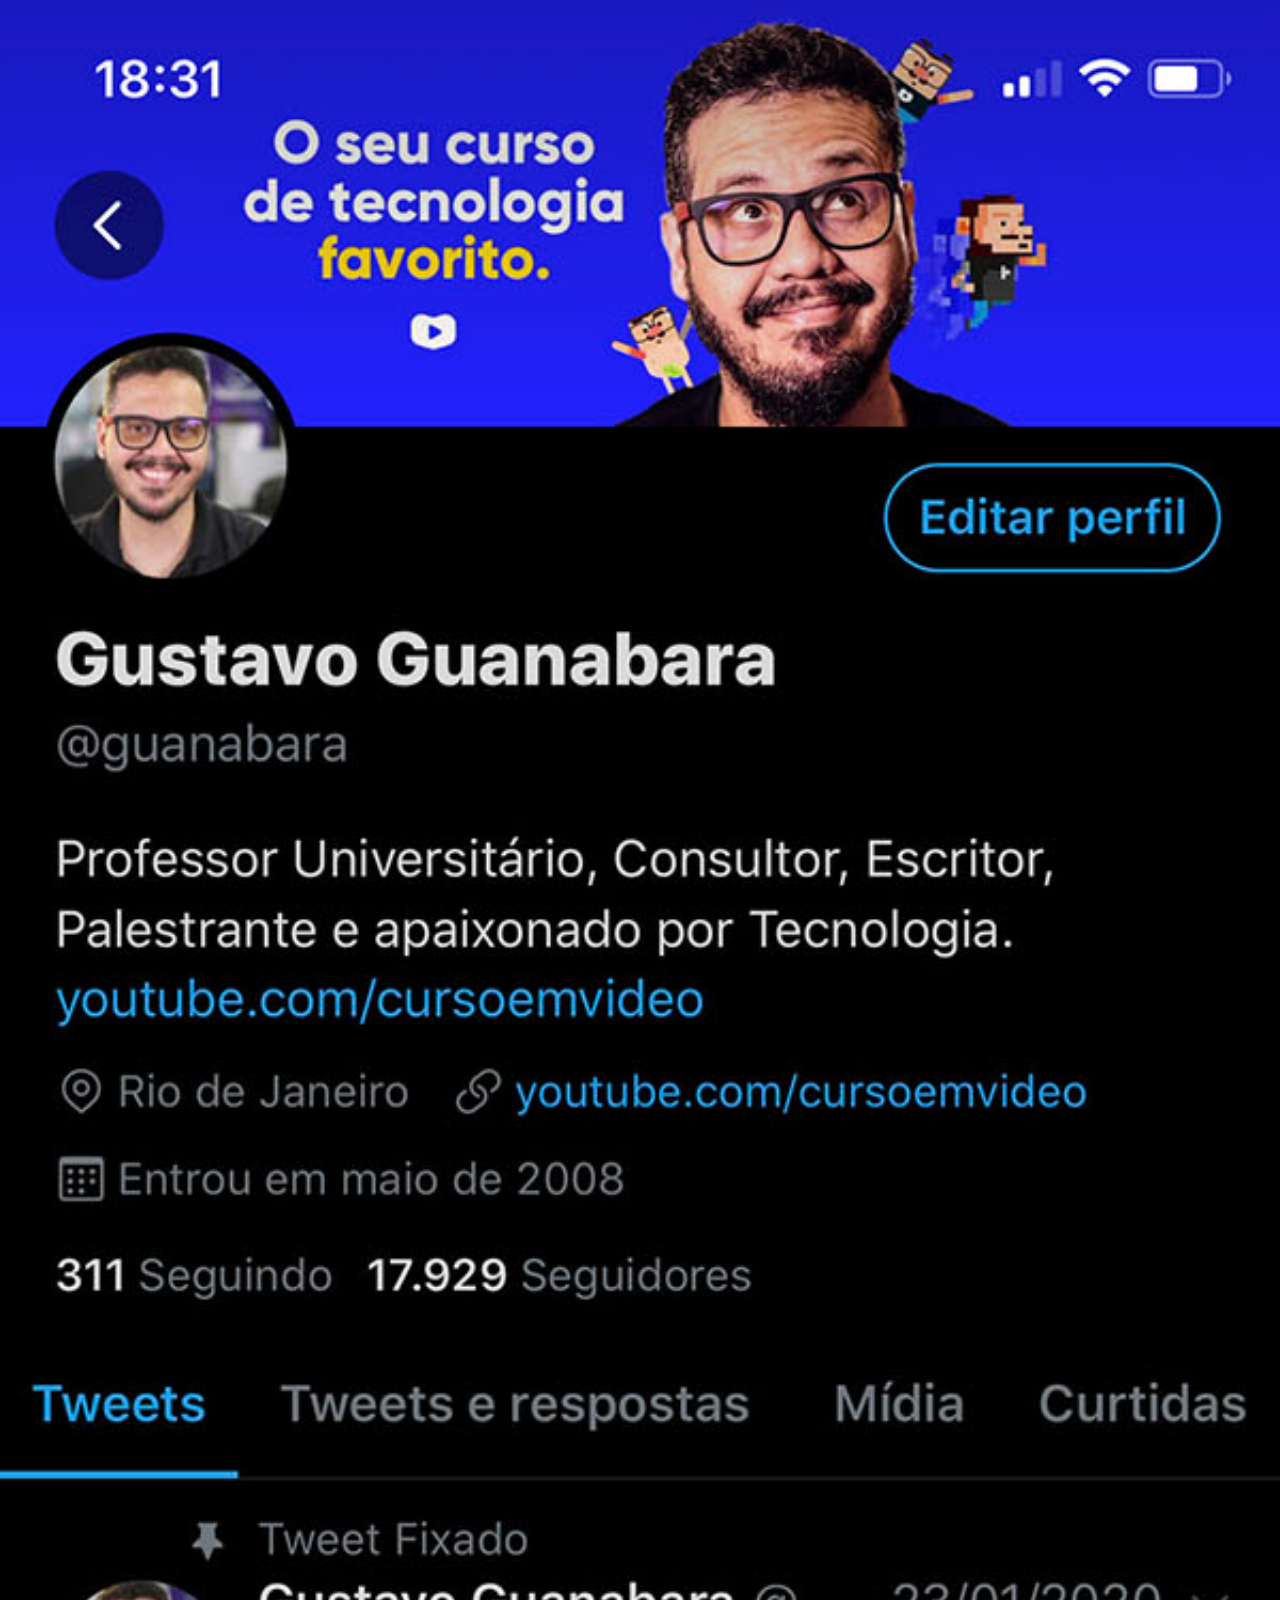
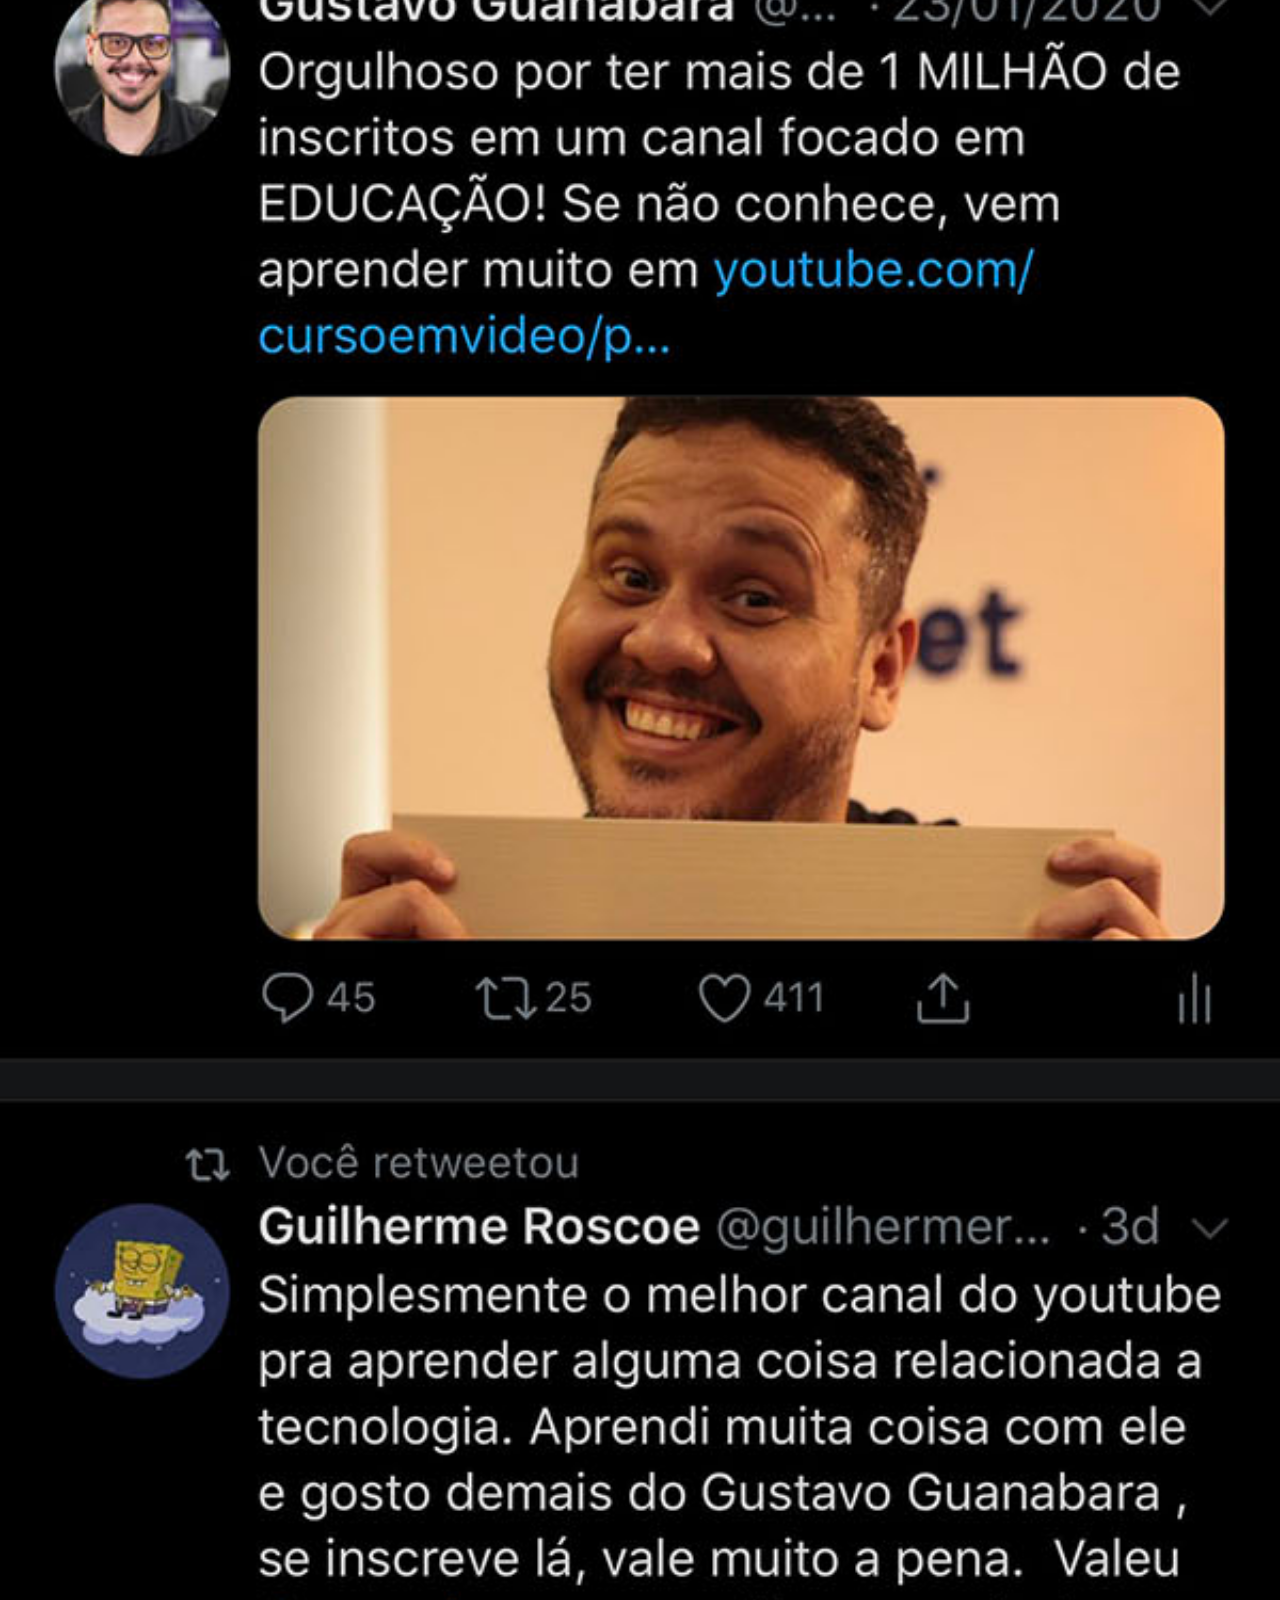
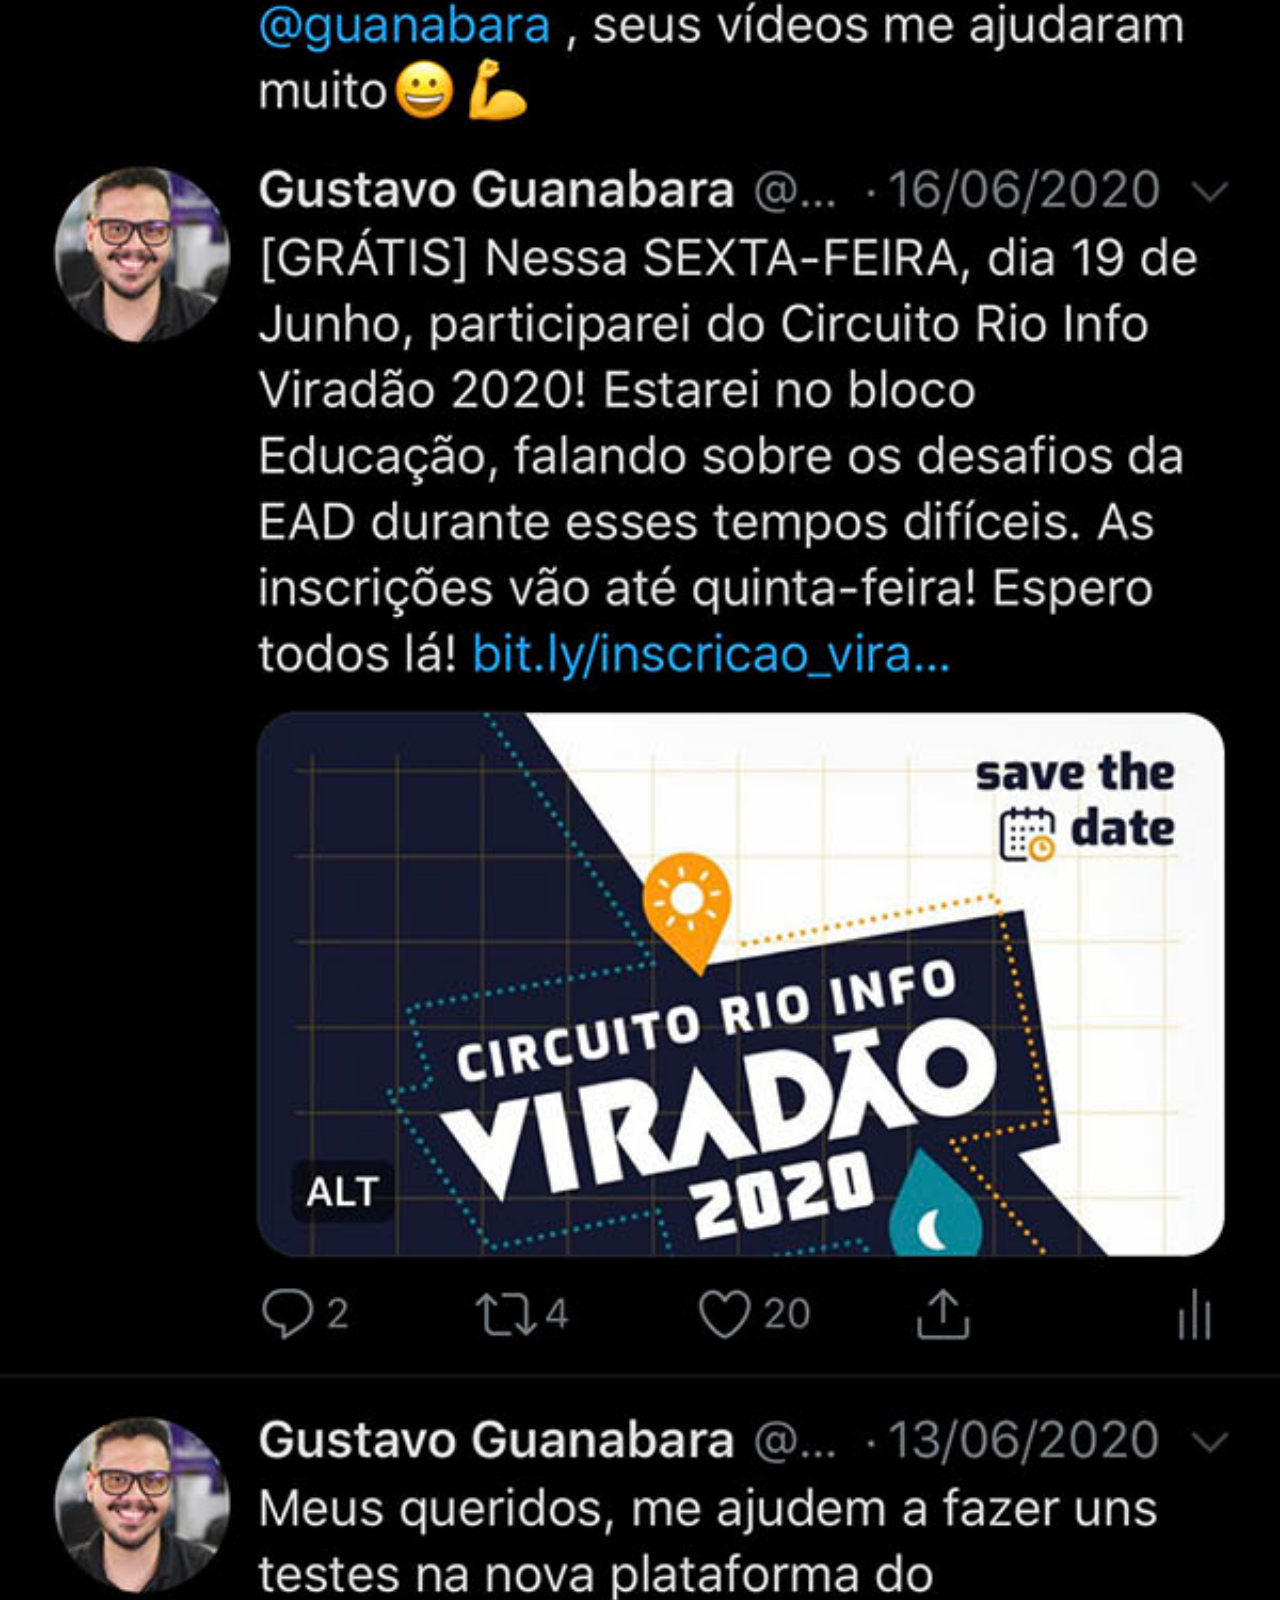
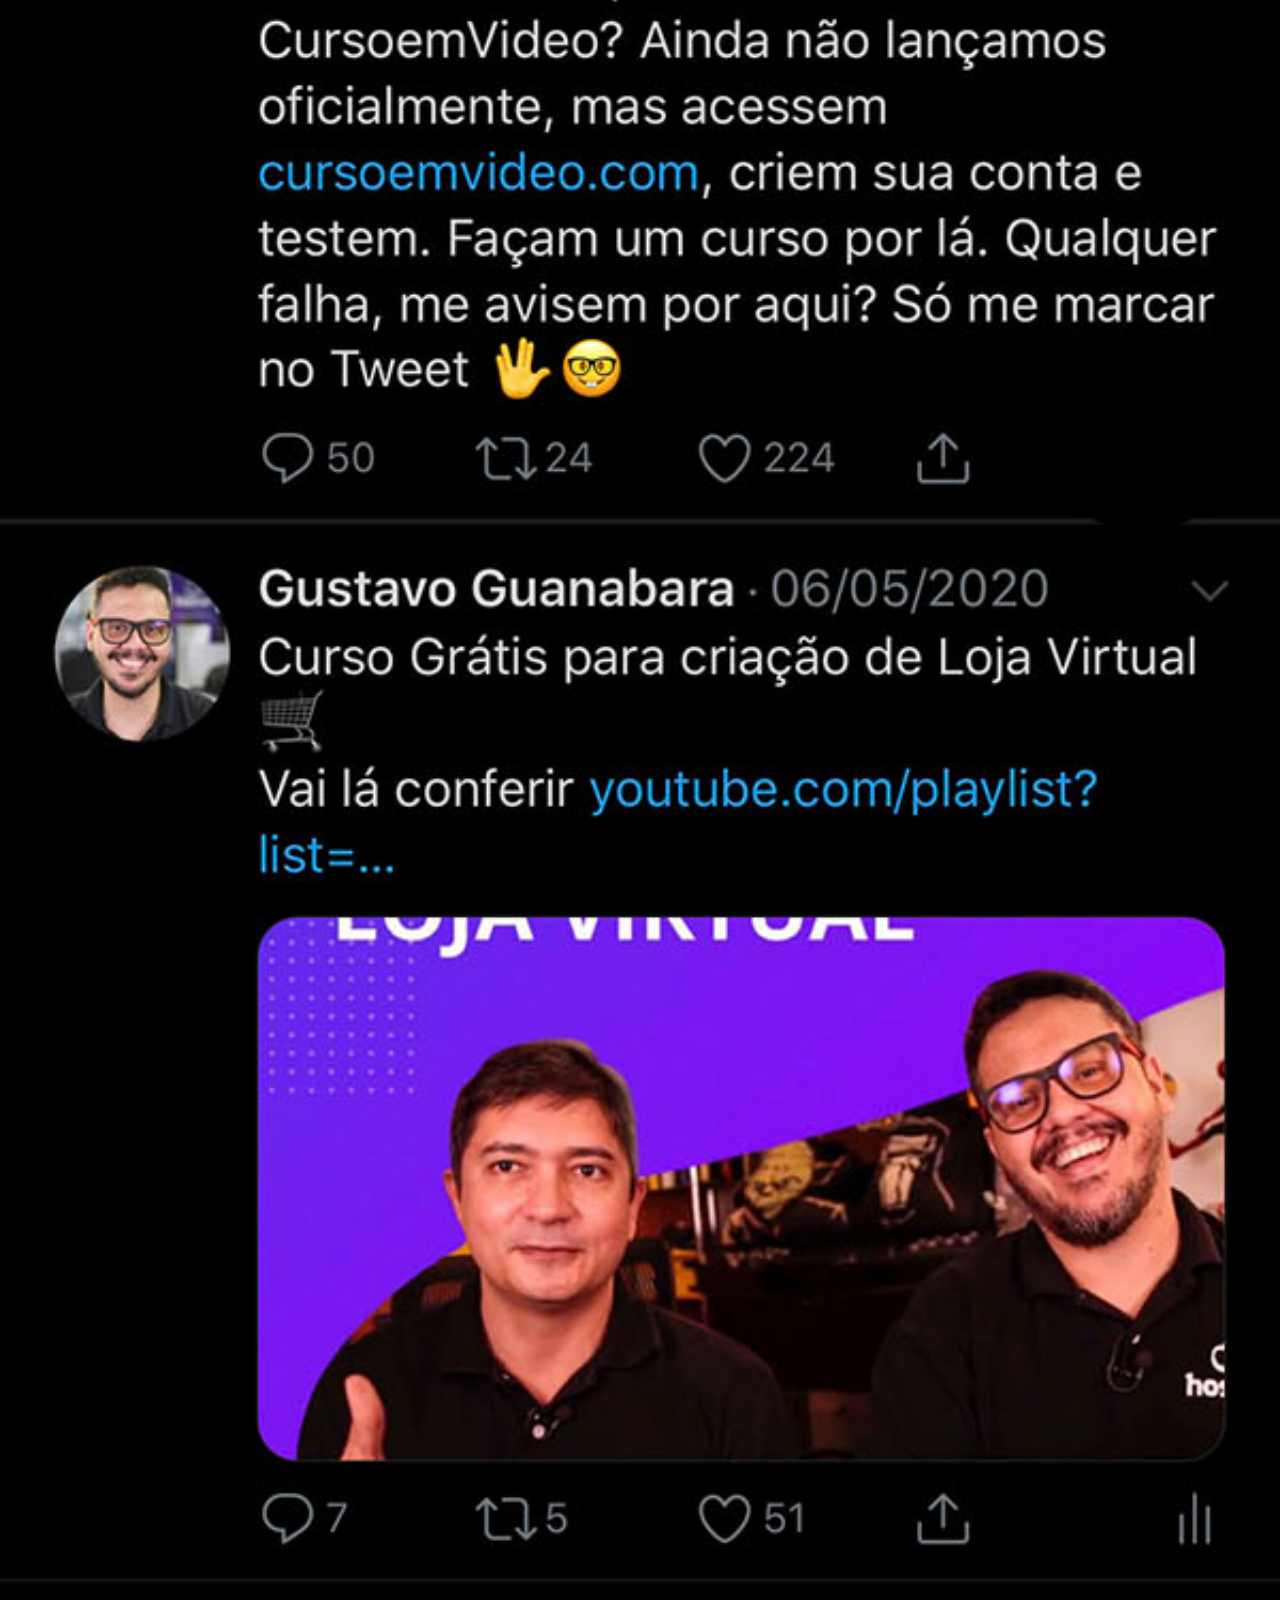
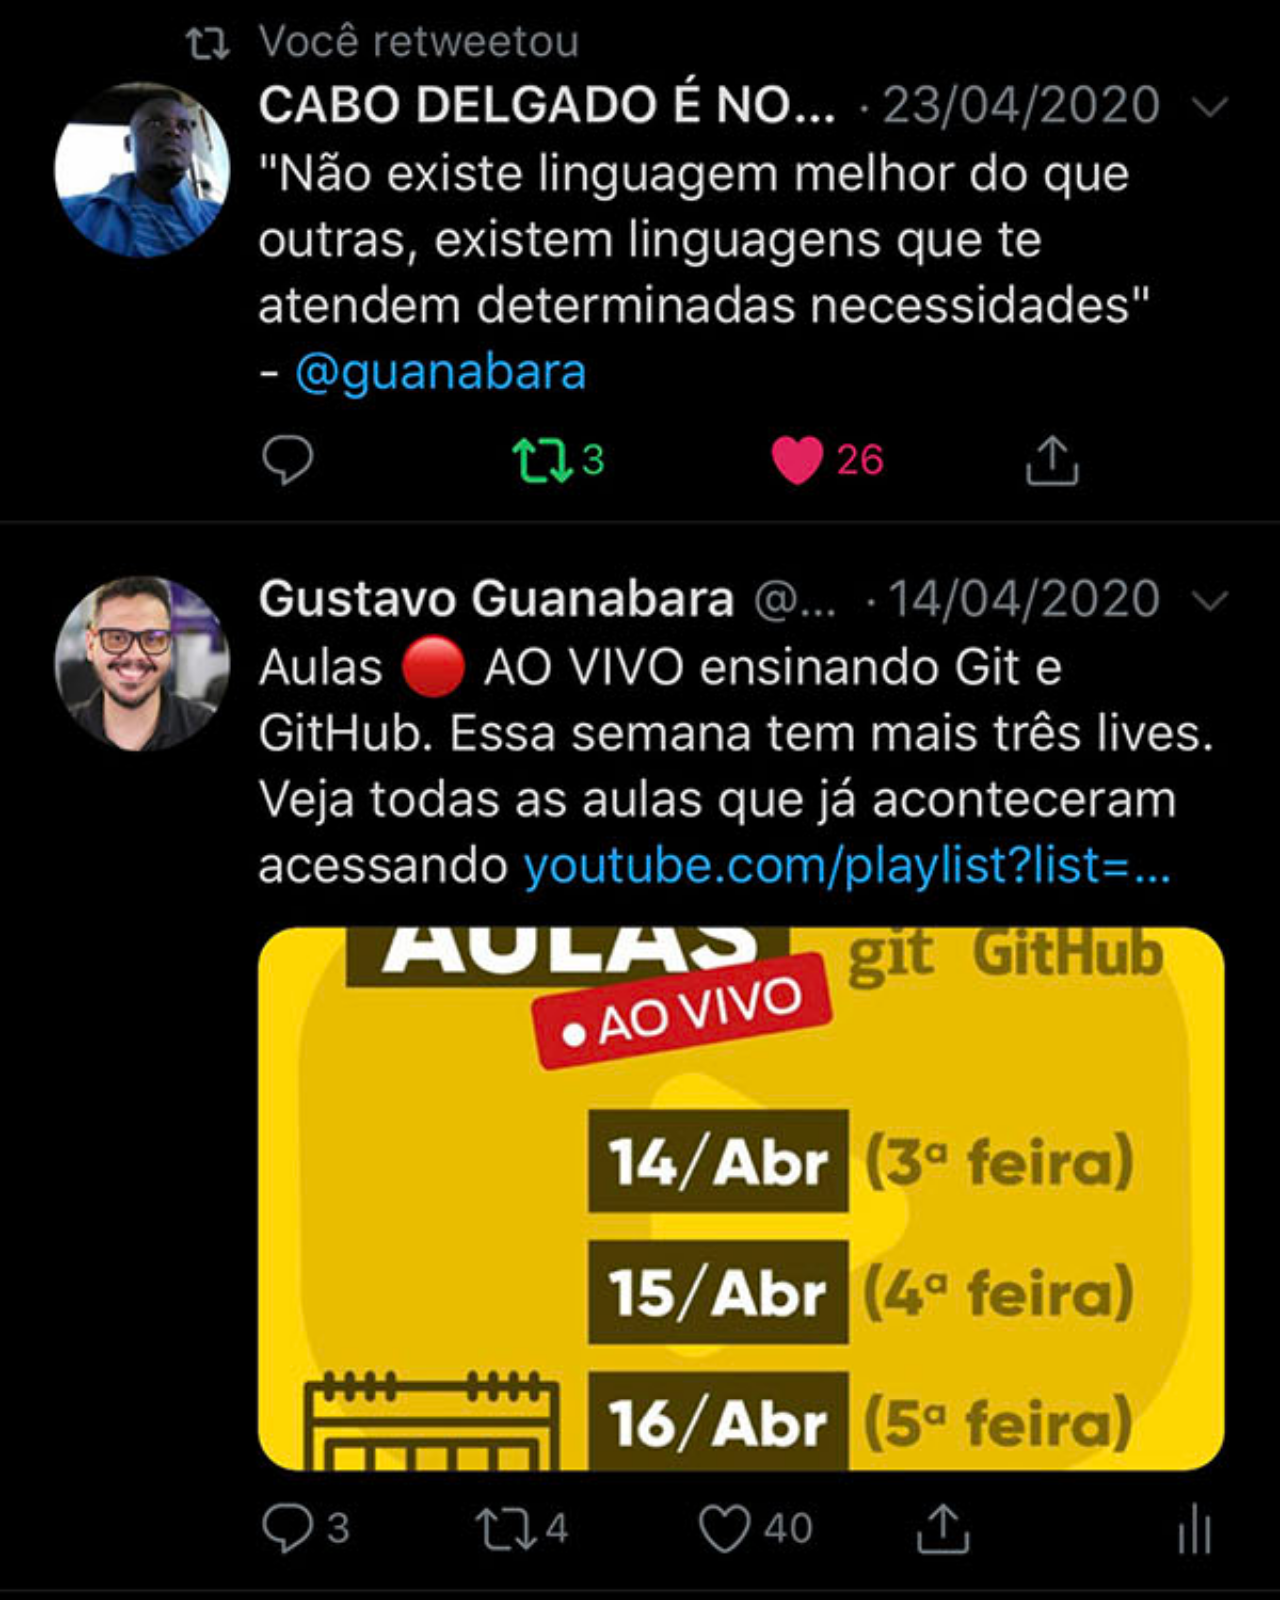
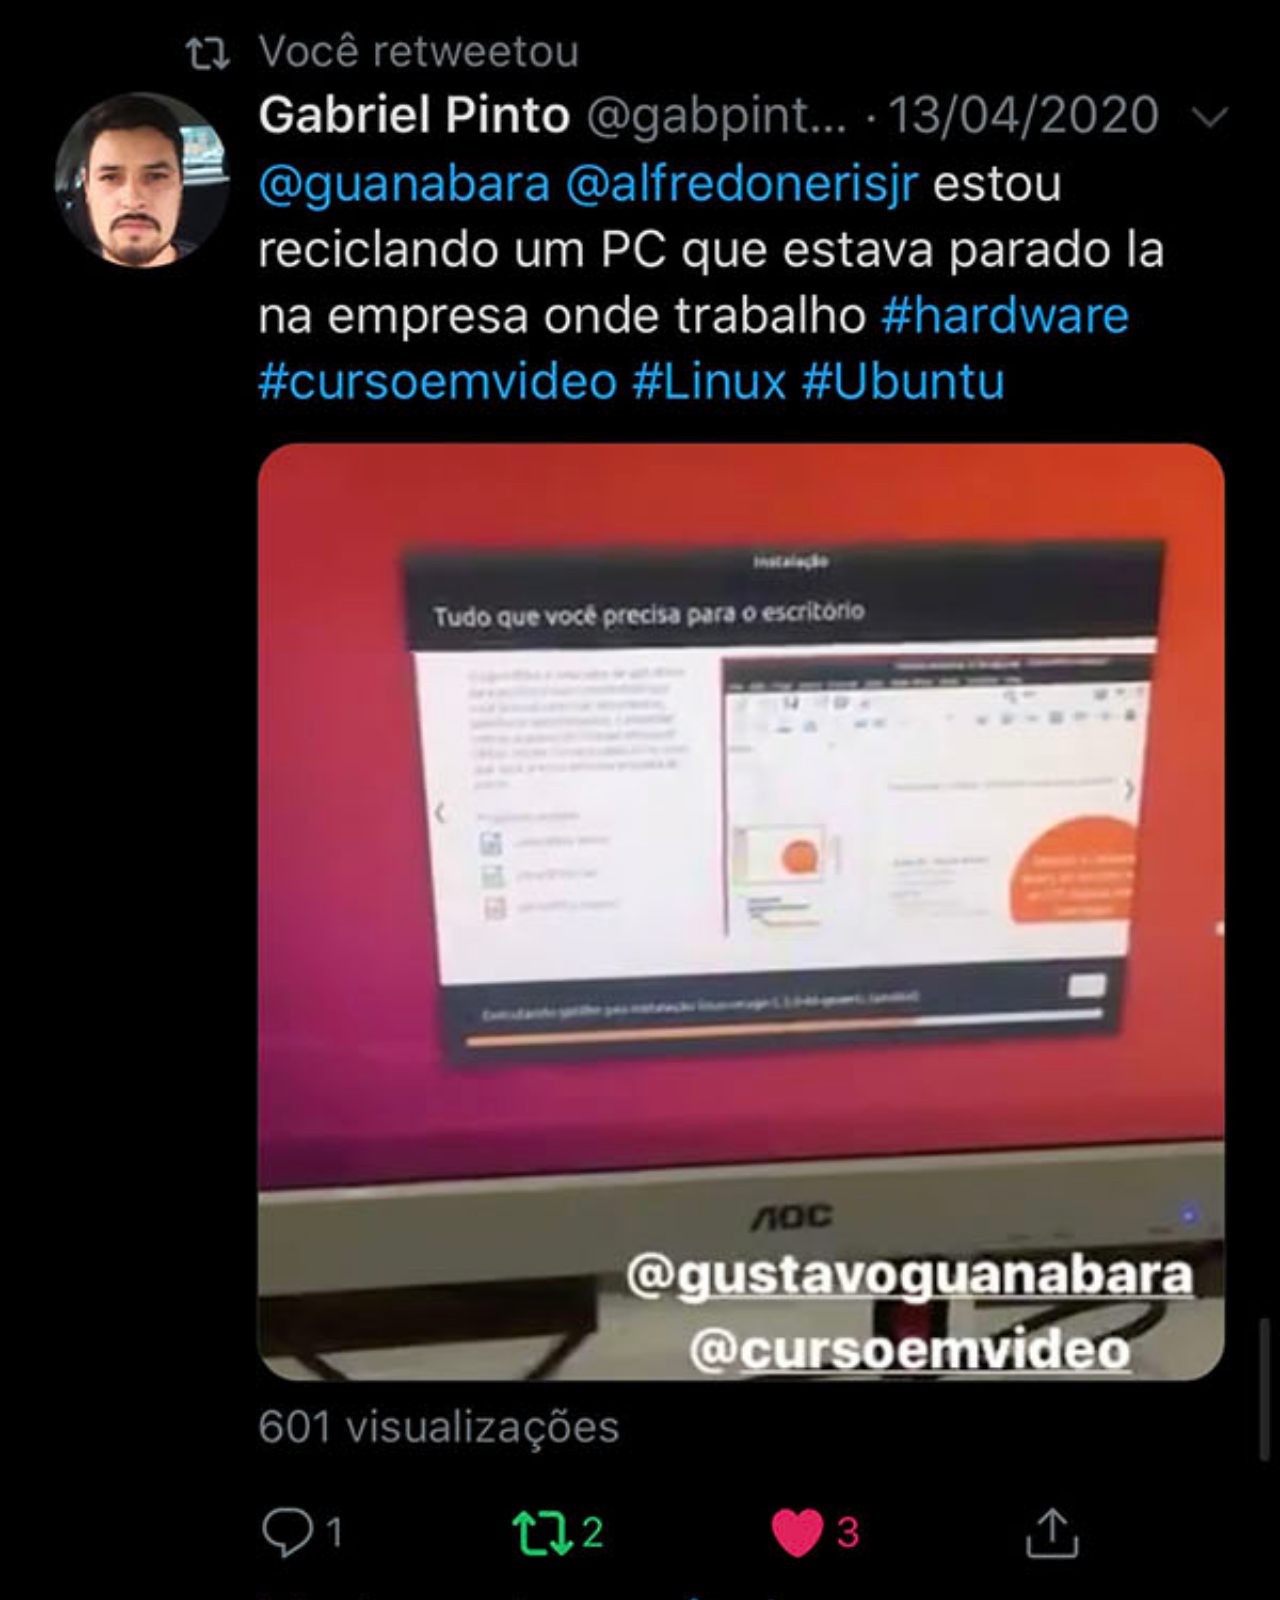
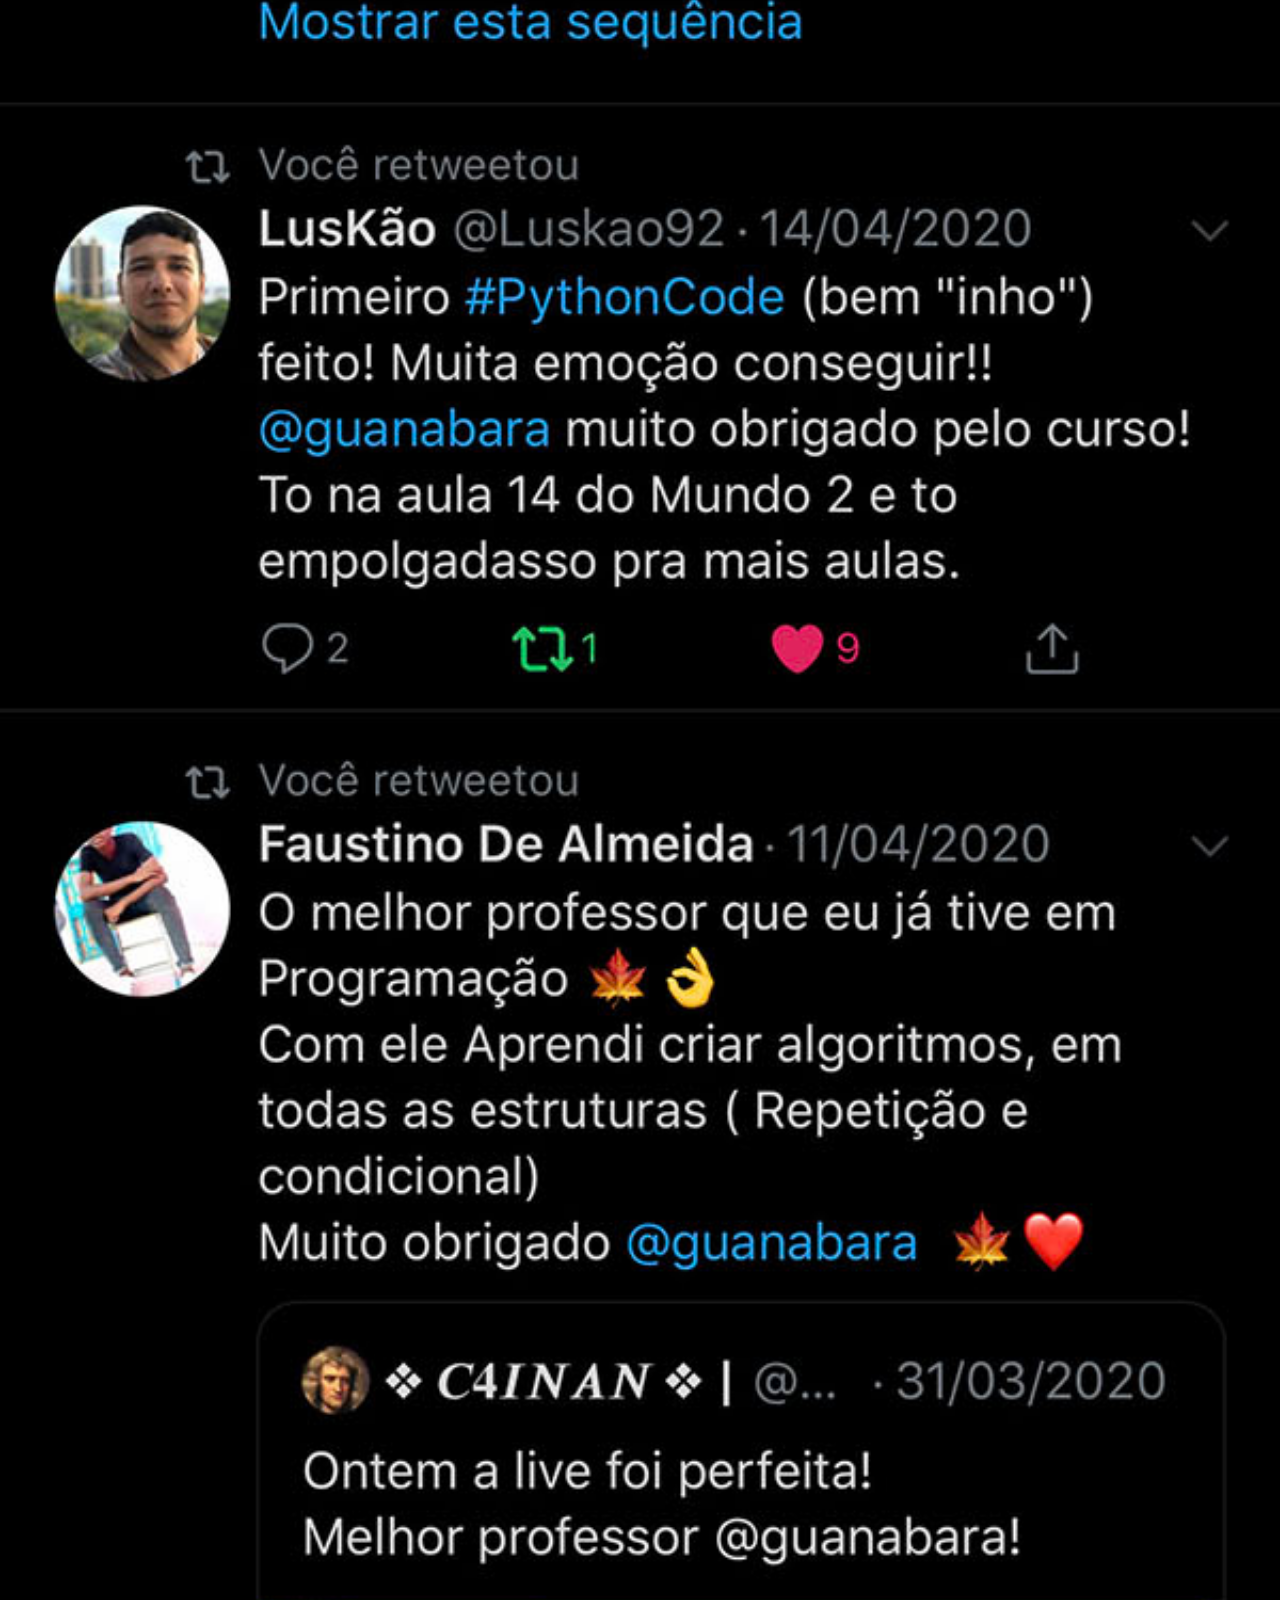
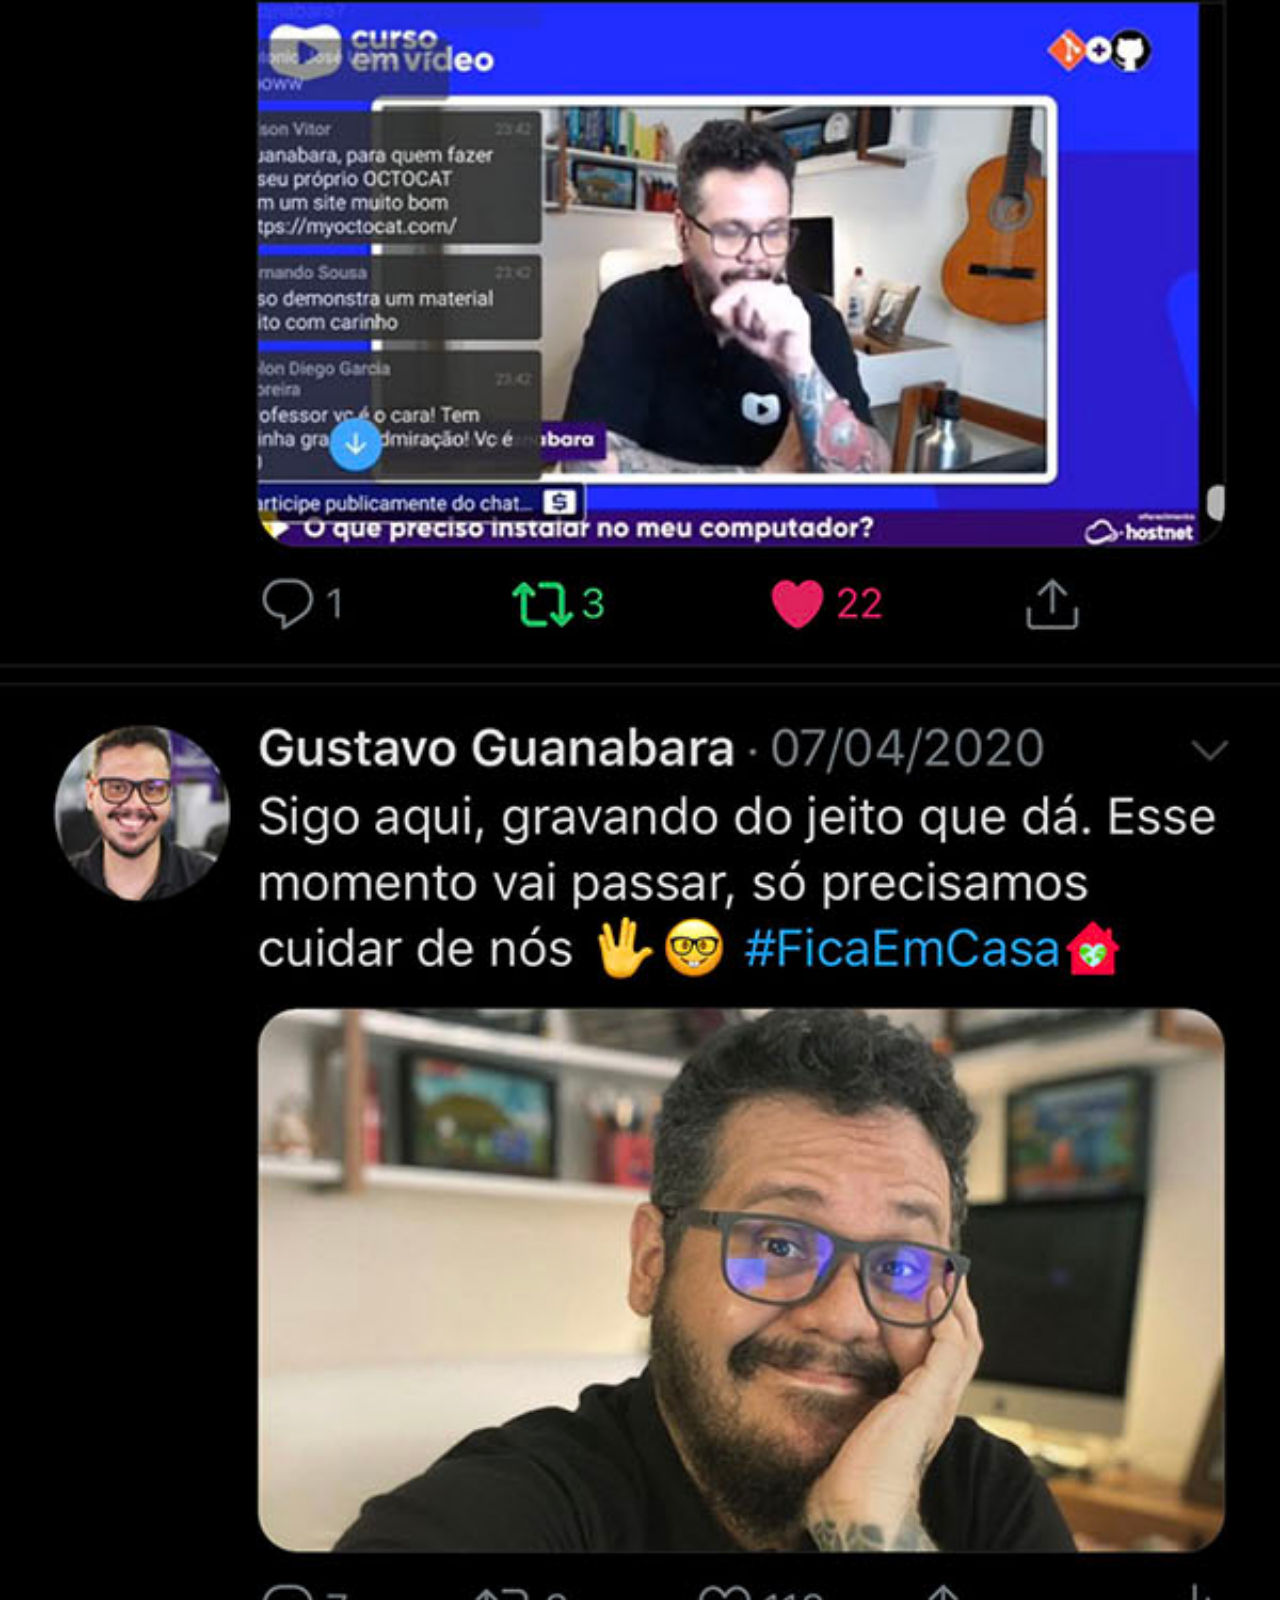
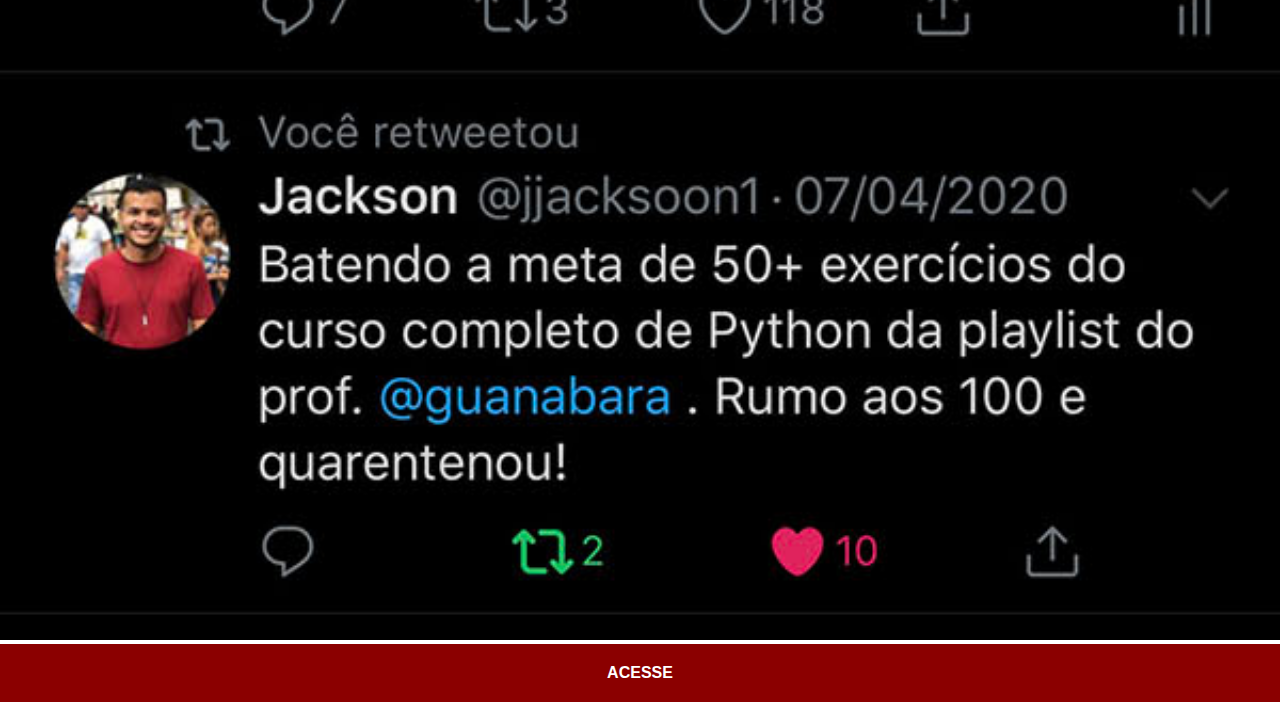
<file: twitter.html>
<!DOCTYPE html>
<html lang="en">
<head>
    <meta charset="UTF-8">
    <meta name="viewport" content="width=device-width, initial-scale=1.0">
    <title>Document</title>
    <link rel="stylesheet" href="estilo/social.css">
</head>
<body>
    <img src="imagens/tela-twitter.jpg" alt="twitter">
    <a href="https://twitter.com/guanabara" target="_blank">ACESSE</a>
</body>
</html>
</file>
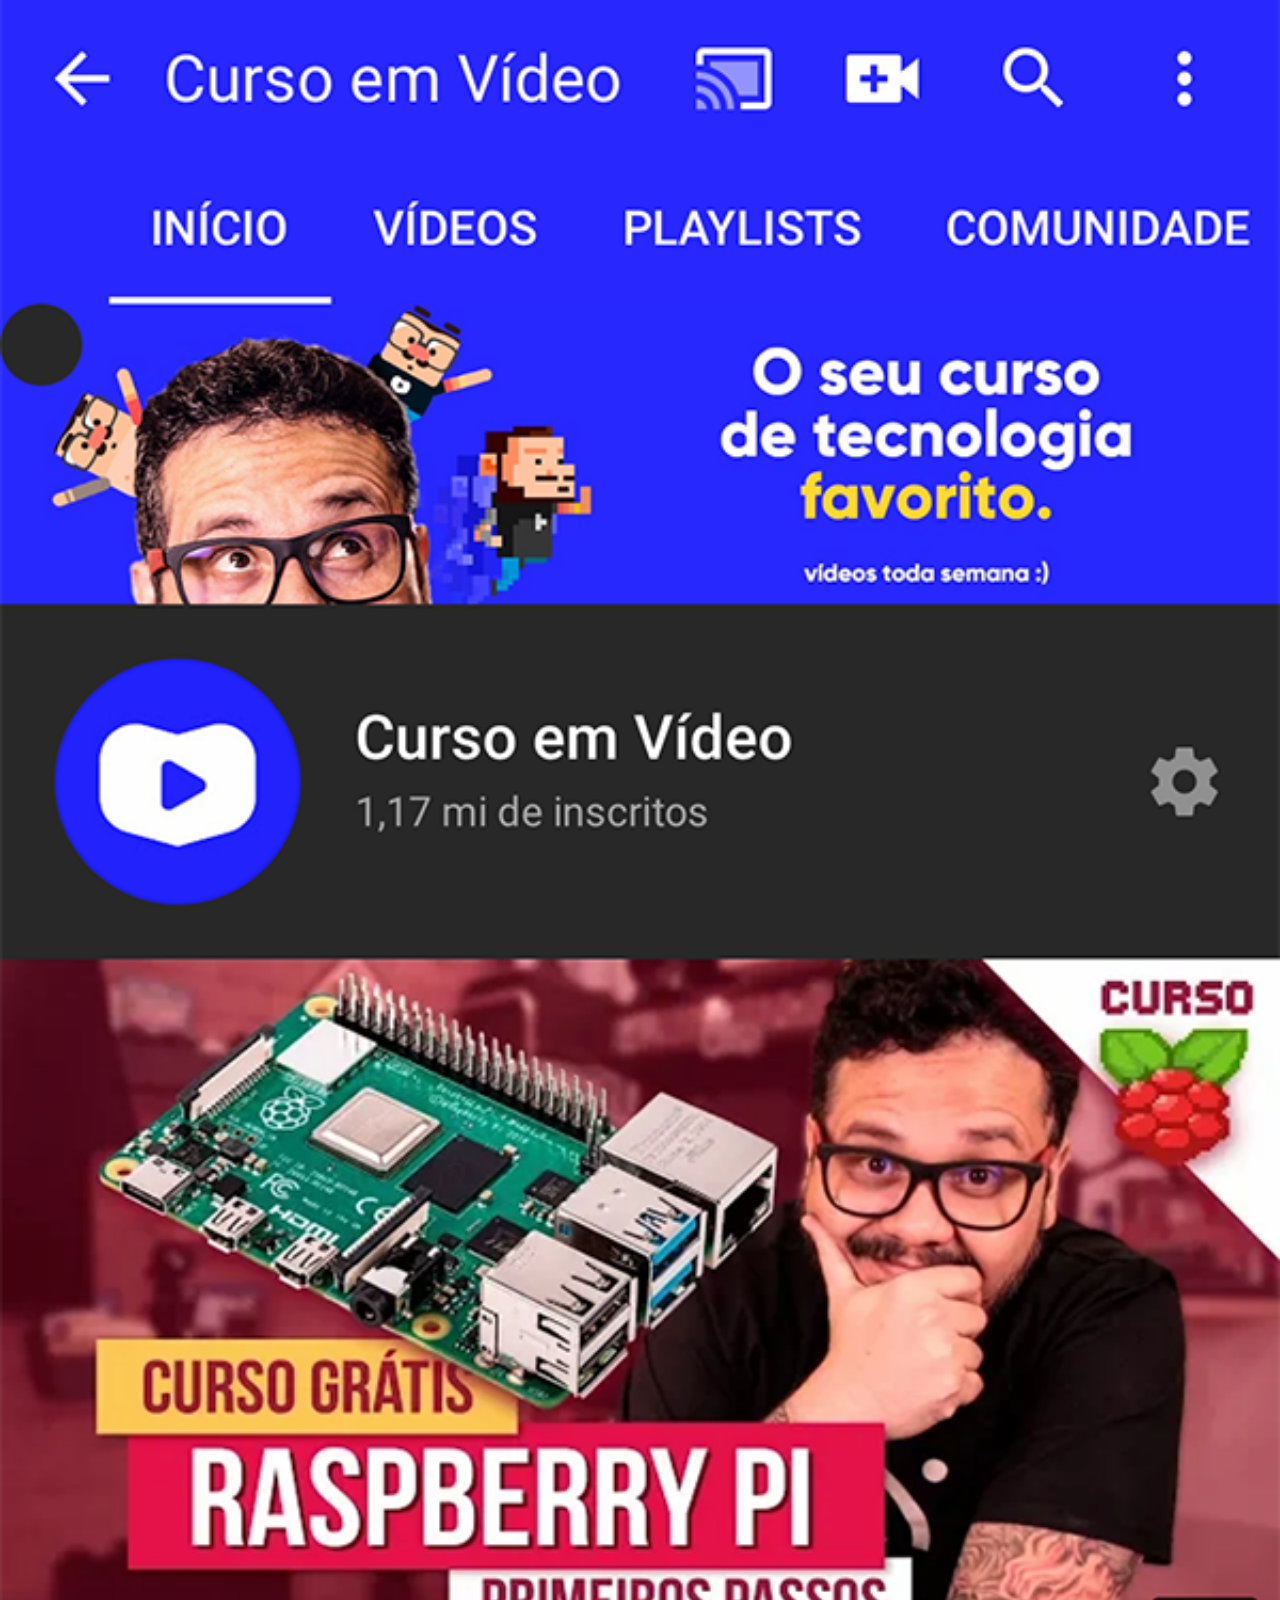
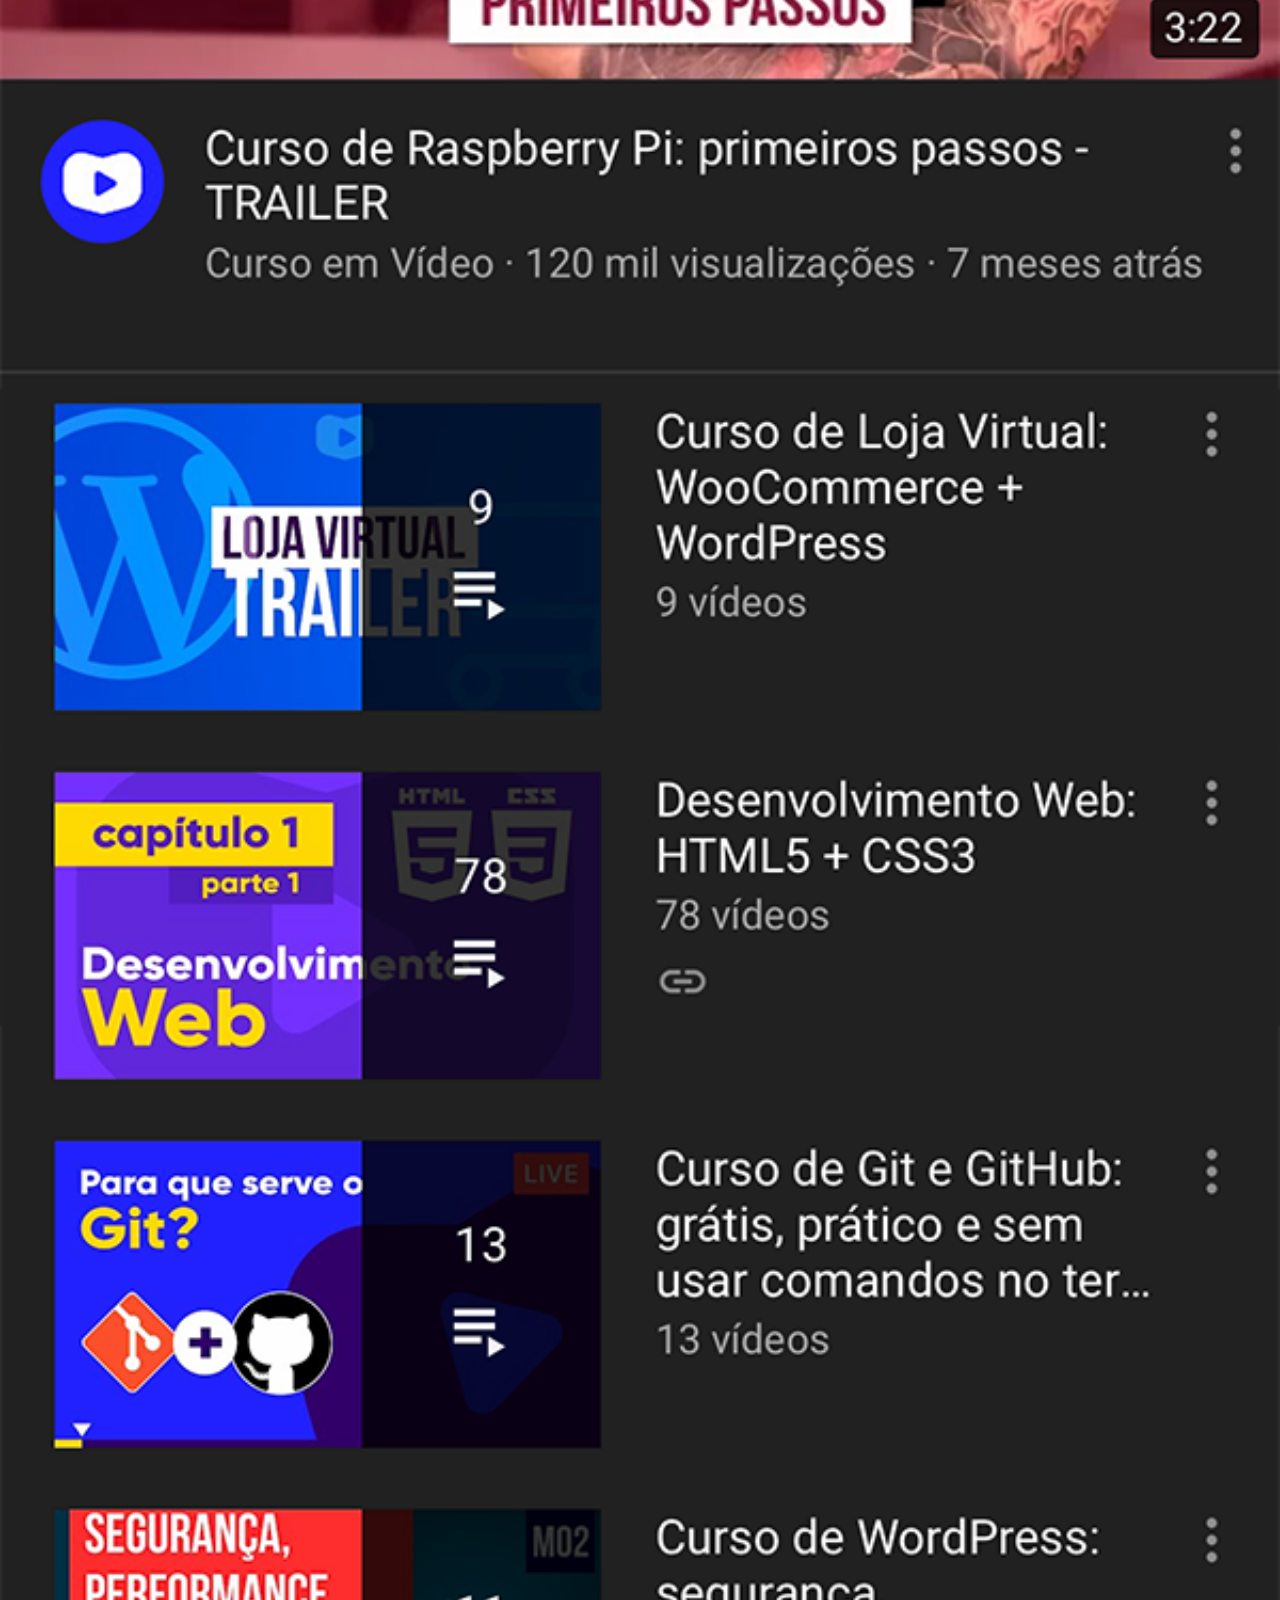
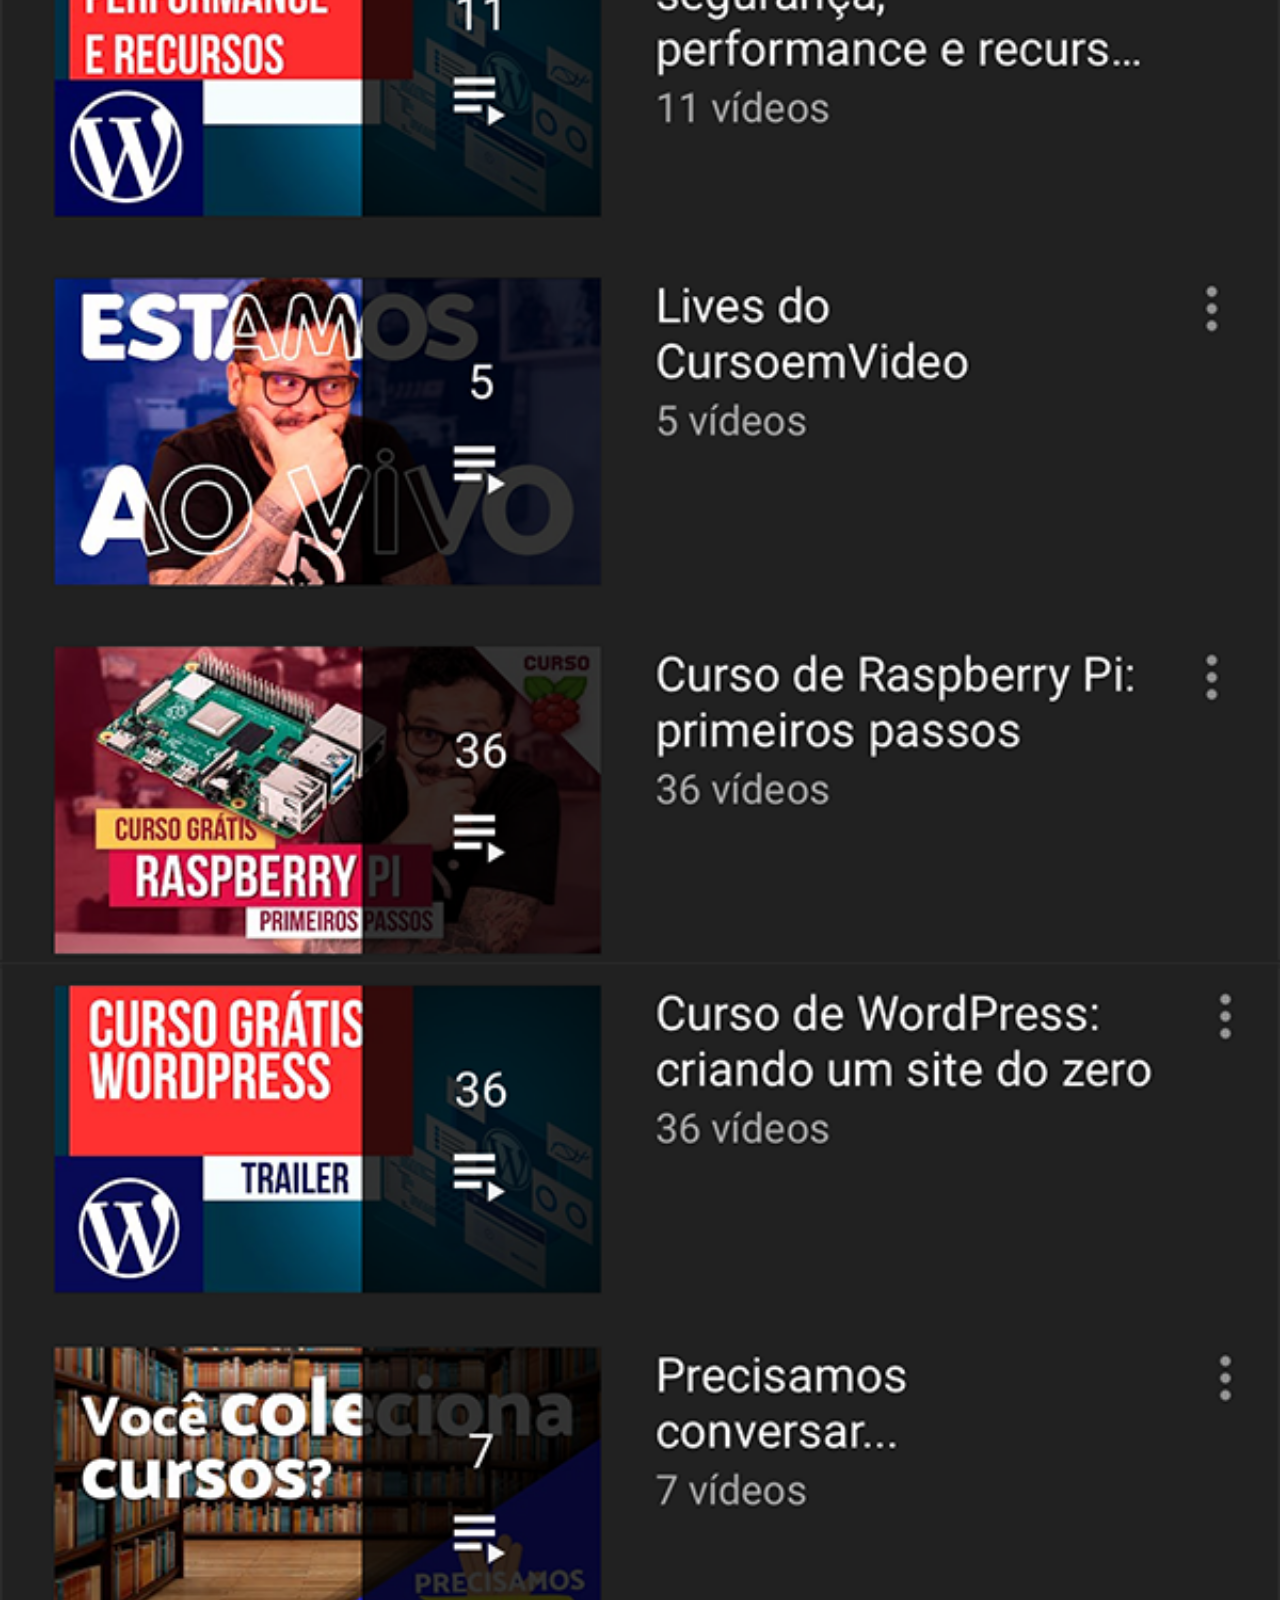
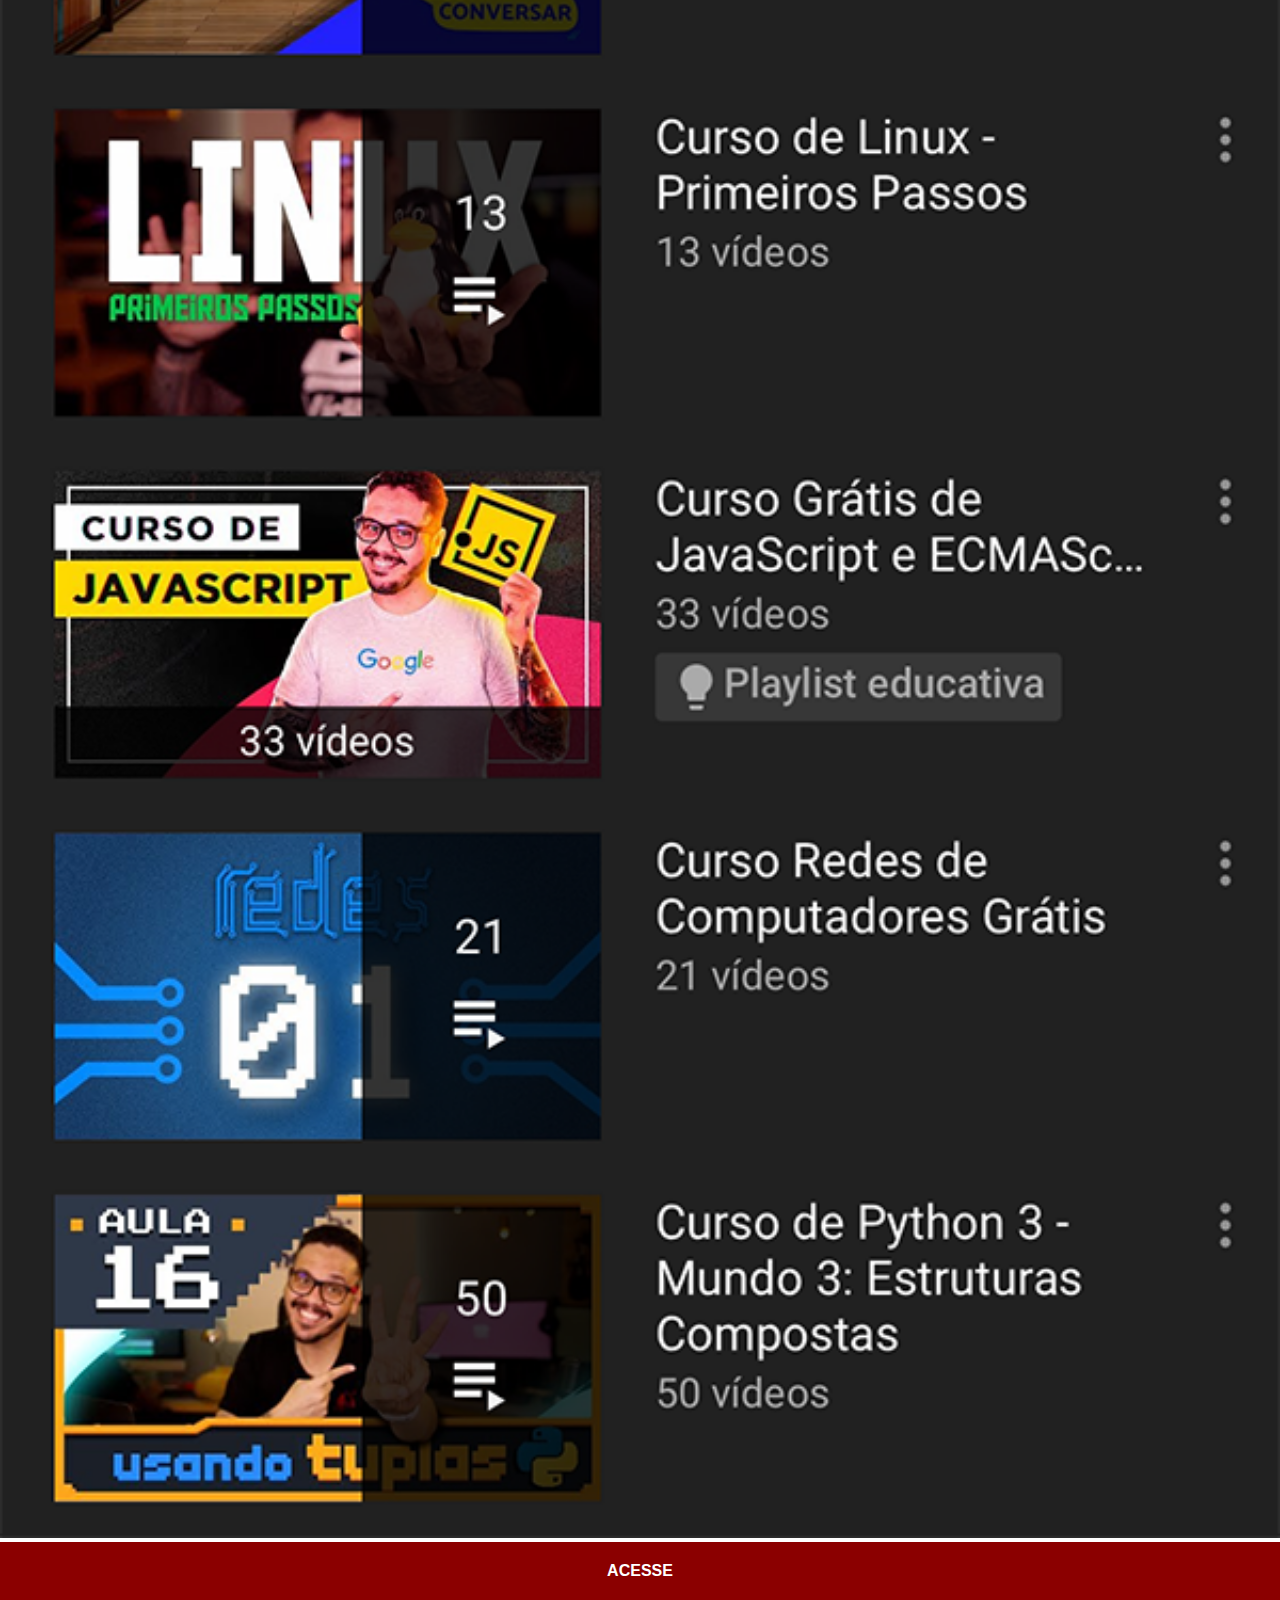
<file: youtube.html>
<!DOCTYPE html>
<html lang="en">
<head>
    <meta charset="UTF-8">
    <meta name="viewport" content="width=device-width, initial-scale=1.0">
    <title>Document</title>
    <link rel="stylesheet" href="estilo/social.css">
    <style>
    
        
    </style>
</head>
<body>

    <img src="imagens/tela-youtube.png" alt="youtube">
    <a href="https://www.youtube.com/@CursoemVideo/playlists" target="_blank">ACESSE</a>
    
</body>
</html>
</file>
<file: estilo/style.css>
@charset "UTF-8";

*{
    margin: 0px;
    padding: 0px;
    font-family: Arial, Helvetica, sans-serif;
}

html , body{
    height: 100vh;
    width: 100vw;
    background-color: black;
}

body{
background: url('../imagens/fundo-madeira.jpg') no-repeat top center;
background-size: cover;
background-attachment: fixed;

}

main{
    position: relative;
    height: 100vh;
   
}

section#telefone{

    position: absolute;
    top: 50%;
    left: 50%;
    transform: translate(-50%, -50%);

   

    height: 627px;
    width: 311px;
    
 
    background: url('../imagens/frame-iphone.png') no-repeat;
    

}

section#redes-sociais{
    text-align: right;


}
section#redes-sociais img{
    width:50px ;
    margin: 10px;
    border-radius: 50%;
    box-shadow: 2px 2px 5px rgba(0, 0, 0, 0.479);
box-sizing: border-box;
        

}

section#redes-sociais img:hover{
    border: 2px solid rgba(255, 255, 255, 0.671);
transform: translate(-3px, -3px);
box-shadow: 5px 5px 10px rgba(0, 0, 0, 0.459);
transition: transform .5s, border 1s ;

}


iframe#tela{
    position: relative;
    top: 80px;
    left: 19px;
    width: 269px;
    height: 471px;
  
}
</file>
<file: estilo/social.css>
@charset "UTF-8";

*{
    margin: 0px;
    padding: 0px;
    font-family: Arial, Helvetica, sans-serif
}
::-webkit-scrollbar{
    width: 0px;
    height: 0px;

}
img{
    width: 100vw;
}
a{
    display: block;
    background-color: darkred;
    color: white;
    padding: 20px;
    text-align: center;
    font-weight: bolder;
    text-decoration: none;
}
a:hover{
background-color: red;
}
</file>
